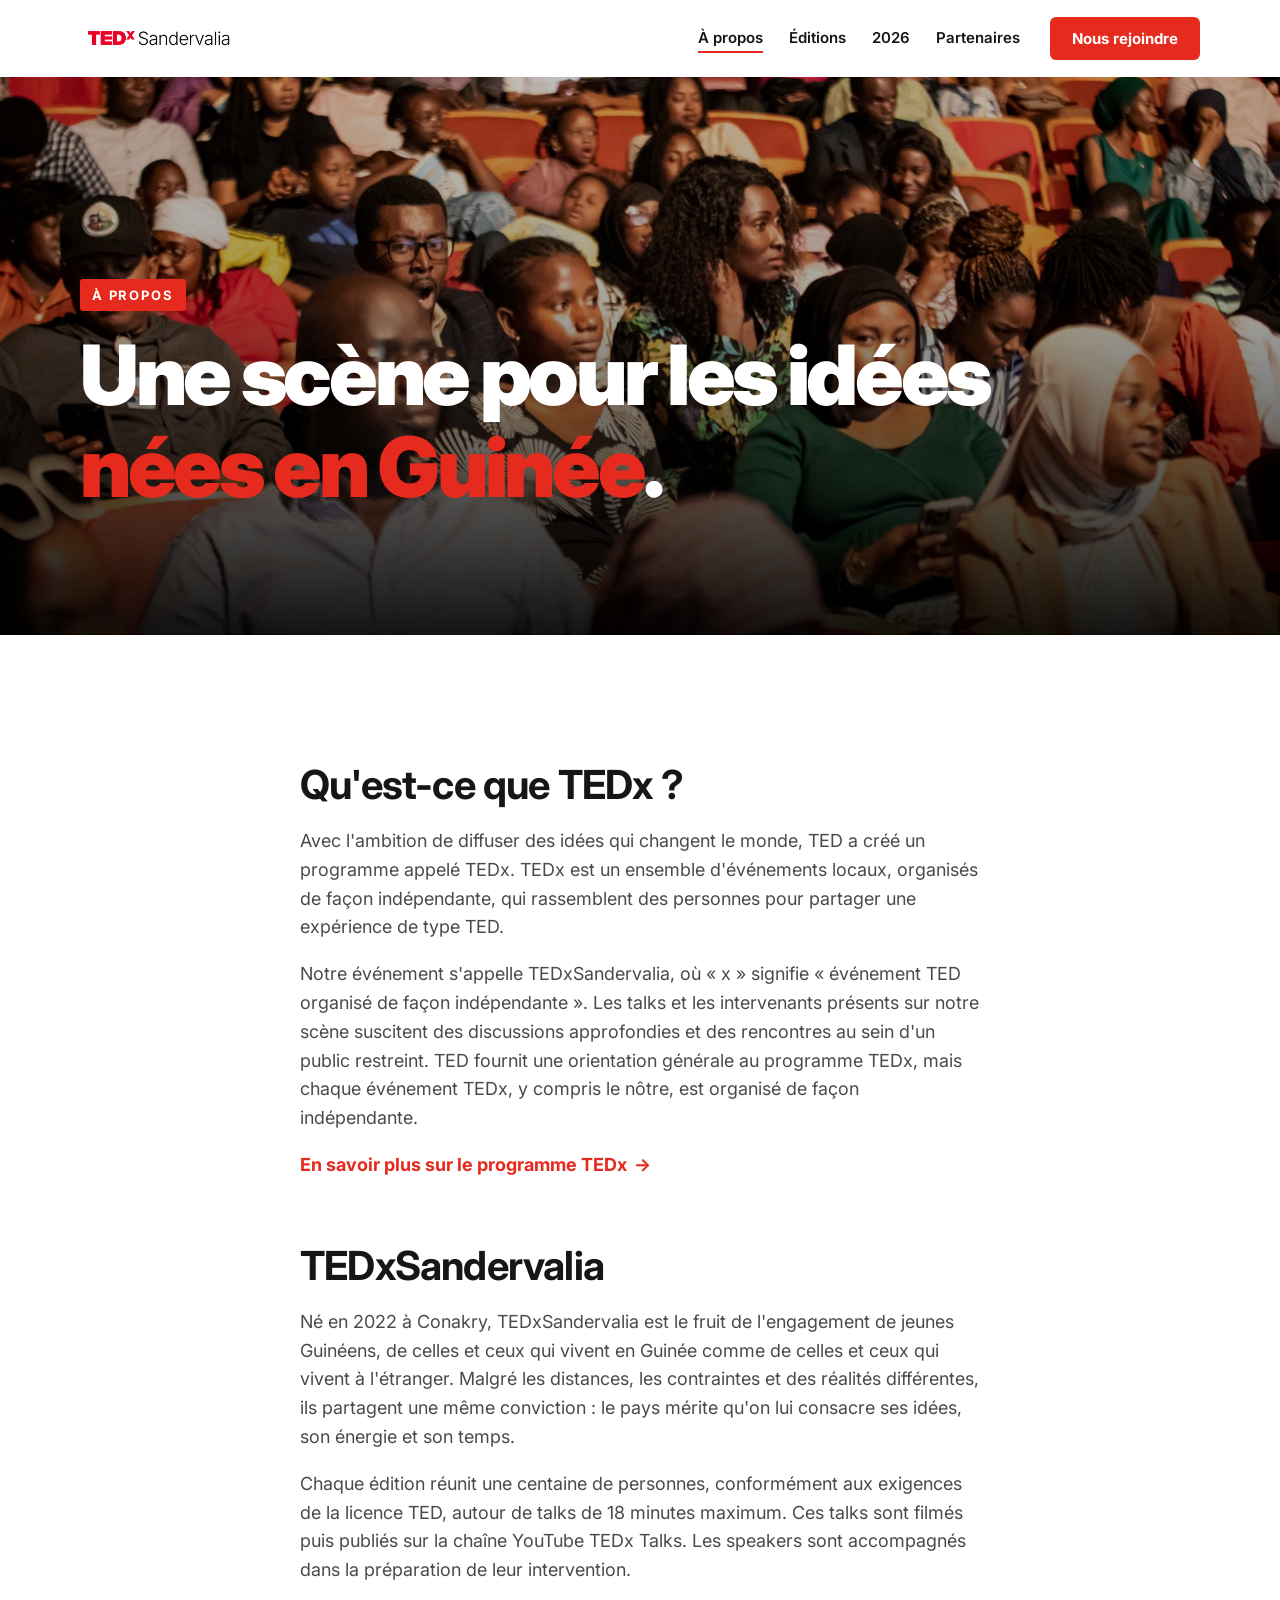
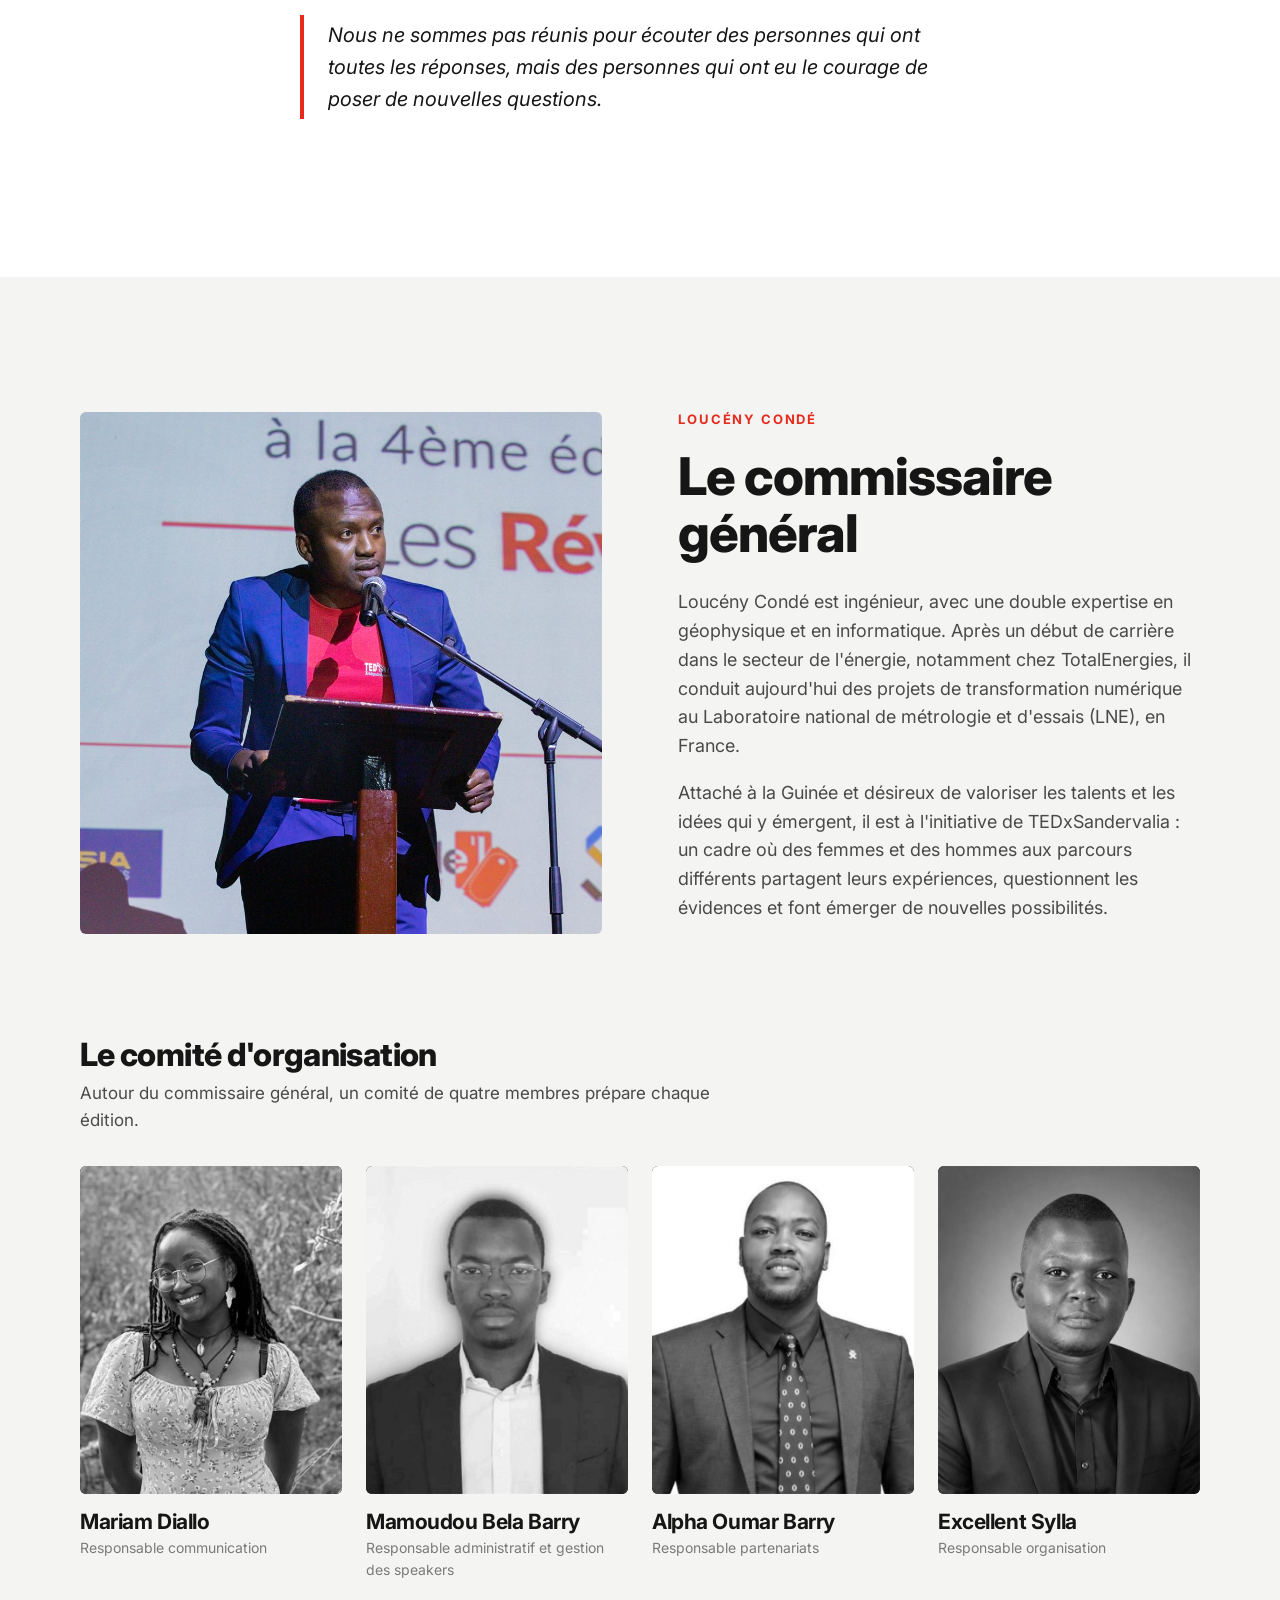
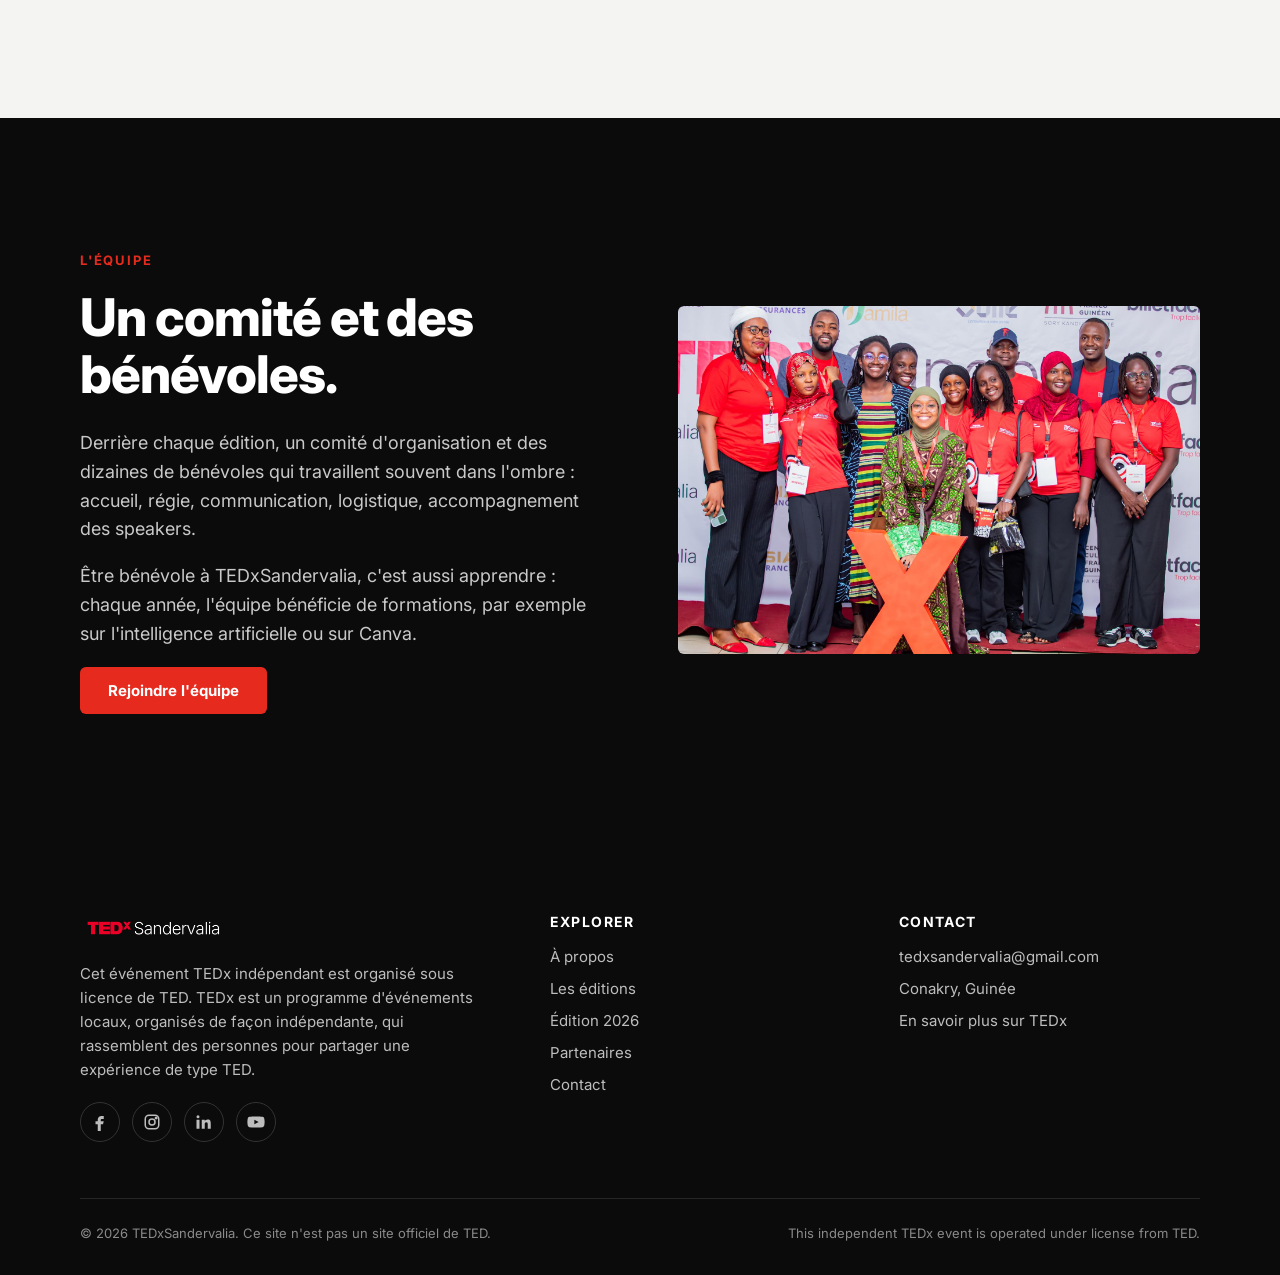
<file: a-propos.html>
<!doctype html>
<html lang="fr">
<head>
  <meta charset="utf-8">
  <meta name="viewport" content="width=device-width, initial-scale=1">
  <title>À propos | TEDxSandervalia</title>
  <meta name="description" content="TEDxSandervalia, événement TEDx organisé de façon indépendante à Conakry depuis 2022 par des Guinéens de l'intérieur et de la diaspora.">
  <meta property="og:title" content="À propos | TEDxSandervalia">
  <meta property="og:description" content="Événement TEDx organisé de façon indépendante à Conakry, Guinée.">
  <meta property="og:image" content="assets/img/hero-scene.jpg">
  <meta property="og:type" content="website">
  <link rel="icon" type="image/png" href="assets/img/favicon.png">
  <link rel="preconnect" href="https://fonts.googleapis.com">
  <link rel="preconnect" href="https://fonts.gstatic.com" crossorigin>
  <link href="https://fonts.googleapis.com/css2?family=Inter:wght@400;500;600;700;800;900&display=swap" rel="stylesheet">
  <link rel="stylesheet" href="assets/css/style.css?v=f8400def">
</head>
<body>
  <a class="skip-link" href="#contenu">Aller au contenu</a>


    <header class="site-header">
    <div class="container">
      <a class="brand" href="index.html" aria-label="TEDxSandervalia — accueil">
        <img src="assets/img/logo-black.png" alt="TEDxSandervalia" width="159" height="30">
      </a>
      <button class="nav-toggle" aria-label="Ouvrir le menu" aria-expanded="false" aria-controls="nav"><span></span></button>
      <nav class="nav" id="nav" aria-label="Navigation principale">
        <ul class="nav__list">
          <li><a href="a-propos.html" aria-current="page">À propos</a></li>
          <li><a href="editions.html">Éditions</a></li>
          <li><a href="edition-2026.html">2026</a></li>
          <li><a href="partenaires.html">Partenaires</a></li>
        </ul>
        <a class="btn btn--red" href="contact.html">Nous rejoindre</a>
      </nav>
    </div>
  </header>


  <main id="contenu">
    <section class="hero hero--page">
      <div class="hero__media">
        <img src="assets/img/public-2.jpg" alt="Le public de TEDxSandervalia 2026" fetchpriority="high">
      </div>
      <div class="container hero__content">
        <span class="eyebrow">À propos</span>
        <h1>Une scène pour les idées <em>nées en Guinée</em>.</h1>
      </div>
    </section>

    <section class="section">
      <div class="container prose reveal">
        <h2 style="margin-top:0">Qu'est-ce que TEDx ?</h2>
        <p>Avec l'ambition de diffuser des idées qui changent le monde, TED a créé un programme appelé TEDx. TEDx est un ensemble d'événements locaux, organisés de façon indépendante, qui rassemblent des personnes pour partager une expérience de type TED.</p>
        <p>Notre événement s'appelle TEDxSandervalia, où « x » signifie « événement TED organisé de façon indépendante ». Les talks et les intervenants présents sur notre scène suscitent des discussions approfondies et des rencontres au sein d'un public restreint. TED fournit une orientation générale au programme TEDx, mais chaque événement TEDx, y compris le nôtre, est organisé de façon indépendante.</p>
        <p><a class="link-arrow" href="https://www.ted.com/tedx" target="_blank" rel="noopener">En savoir plus sur le programme TEDx</a></p>

        <h2>TEDxSandervalia</h2>
        <p>Né en 2022 à Conakry, TEDxSandervalia est le fruit de l'engagement de jeunes Guinéens, de celles et ceux qui vivent en Guinée comme de celles et ceux qui vivent à l'étranger. Malgré les distances, les contraintes et des réalités différentes, ils partagent une même conviction : le pays mérite qu'on lui consacre ses idées, son énergie et son temps.</p>
        <p>Chaque édition réunit une centaine de personnes, conformément aux exigences de la licence TED, autour de talks de 18 minutes maximum. Ces talks sont filmés puis publiés sur la chaîne YouTube TEDx Talks. Les speakers sont accompagnés dans la préparation de leur intervention.</p>
        <blockquote>Nous ne sommes pas réunis pour écouter des personnes qui ont toutes les réponses, mais des personnes qui ont eu le courage de poser de nouvelles questions.</blockquote>
      </div>
    </section>

    <section class="section section--grey">
      <div class="container split split--reverse">
        <div class="reveal">
          <span class="eyebrow">Loucény Condé</span>
          <h2>Le commissaire général</h2>
          <p>Loucény Condé est ingénieur, avec une double expertise en géophysique et en informatique. Après un début de carrière dans le secteur de l'énergie, notamment chez TotalEnergies, il conduit aujourd'hui des projets de transformation numérique au Laboratoire national de métrologie et d'essais (LNE), en France.</p>
          <p>Attaché à la Guinée et désireux de valoriser les talents et les idées qui y émergent, il est à l'initiative de TEDxSandervalia : un cadre où des femmes et des hommes aux parcours différents partagent leurs expériences, questionnent les évidences et font émerger de nouvelles possibilités.</p>
        </div>
        <div class="split__media split__media--square reveal">
          <img src="assets/img/louceny-conde.jpg" alt="Loucény Condé, commissaire général, au pupitre de TEDxSandervalia 2026" width="1000" height="1000" loading="lazy">
        </div>
      </div>
      <div class="container committee reveal">
        <h3 class="committee__title">Le comité d'organisation</h3>
        <p class="committee__intro">Autour du commissaire général, un comité de quatre membres prépare chaque édition.</p>
        <div class="speakers speakers--4">
          <article class="speaker">
            <div class="speaker__photo"><img src="assets/img/comite-mariam-diallo.jpg" alt="Mariam Diallo, responsable communication de TEDxSandervalia" width="600" height="750" loading="lazy"></div>
            <h3>Mariam Diallo</h3>
            <p class="speaker__role">Responsable communication</p>
          </article>
          <article class="speaker">
            <div class="speaker__photo"><img src="assets/img/comite-mamoudou-bela-barry.jpg" alt="Mamoudou Bela Barry, responsable administratif et gestion des speakers de TEDxSandervalia" width="600" height="750" loading="lazy"></div>
            <h3>Mamoudou Bela Barry</h3>
            <p class="speaker__role">Responsable administratif et gestion des speakers</p>
          </article>
          <article class="speaker">
            <div class="speaker__photo"><img src="assets/img/comite-alpha-oumar-barry.jpg" alt="Alpha Oumar Barry, responsable partenariats de TEDxSandervalia" width="600" height="750" loading="lazy"></div>
            <h3>Alpha Oumar Barry</h3>
            <p class="speaker__role">Responsable partenariats</p>
          </article>
          <article class="speaker">
            <div class="speaker__photo"><img src="assets/img/comite-excellent-sylla.jpg" alt="Excellent Sylla, responsable organisation de TEDxSandervalia" width="600" height="750" loading="lazy"></div>
            <h3>Excellent Sylla</h3>
            <p class="speaker__role">Responsable organisation</p>
          </article>
        </div>
      </div>
    </section>

    <section class="section section--dark">
      <div class="container split">
        <div class="reveal">
          <span class="eyebrow">L'équipe</span>
          <h2>Un comité et des bénévoles.</h2>
          <p>Derrière chaque édition, un comité d'organisation et des dizaines de bénévoles qui travaillent souvent dans l'ombre : accueil, régie, communication, logistique, accompagnement des speakers.</p>
          <p>Être bénévole à TEDxSandervalia, c'est aussi apprendre : chaque année, l'équipe bénéficie de formations, par exemple sur l'intelligence artificielle ou sur Canva.</p>
          <a class="btn btn--red" href="contact.html#benevole">Rejoindre l'équipe</a>
        </div>
        <div class="split__media split__media--wide reveal">
          <img src="assets/img/equipe-benevoles.jpg" alt="L'équipe de bénévoles 2026" loading="lazy">
        </div>
      </div>
    </section>
  </main>

    <footer class="site-footer">
    <div class="container">
      <div class="footer-grid">
        <div class="footer-about">
          <a class="brand brand--light" href="index.html">
            <img src="assets/img/logo-white.png" alt="TEDxSandervalia" width="148" height="28">
          </a>
          <p>Cet événement TEDx indépendant est organisé sous licence de TED. TEDx est un programme d'événements locaux, organisés de façon indépendante, qui rassemblent des personnes pour partager une expérience de type TED.</p>
          <div class="socials">
            <!-- TODO : remplacer les # par les URL réelles des réseaux sociaux -->
            <a href="https://www.facebook.com/TEDxSandervalia/" target="_blank" rel="noopener" aria-label="Facebook"><svg viewBox="0 0 24 24" fill="currentColor"><path d="M14 8h3V4h-3c-2.8 0-5 2.2-5 5v2H6v4h3v9h4v-9h3l1-4h-4V9c0-.6.4-1 1-1z"/></svg></a>
            <a href="https://www.instagram.com/tedxsandervalia/" target="_blank" rel="noopener" aria-label="Instagram"><svg viewBox="0 0 24 24" fill="none" stroke="currentColor" stroke-width="2"><rect x="3" y="3" width="18" height="18" rx="5"/><circle cx="12" cy="12" r="4"/><circle cx="17.5" cy="6.5" r="1" fill="currentColor"/></svg></a>
            <a href="https://www.linkedin.com/in/tedxsandervalia-a0031122a/" target="_blank" rel="noopener" aria-label="LinkedIn"><svg viewBox="0 0 24 24" fill="currentColor"><path d="M4 3a2 2 0 1 1 0 4 2 2 0 0 1 0-4zM2 9h4v12H2zM9 9h4v1.7c.6-1 1.9-2 3.9-2 4 0 4.1 2.7 4.1 6V21h-4v-5.5c0-1.4 0-3.2-2-3.2s-2 1.5-2 3.1V21H9z"/></svg></a>
            <a href="https://www.youtube.com/@tedxsandervalia6282" target="_blank" rel="noopener" aria-label="YouTube"><svg viewBox="0 0 24 24" fill="currentColor"><path d="M23 7.2a3 3 0 0 0-2.1-2.1C19 4.6 12 4.6 12 4.6s-7 0-8.9.5A3 3 0 0 0 1 7.2 31 31 0 0 0 .5 12a31 31 0 0 0 .5 4.8 3 3 0 0 0 2.1 2.1c1.9.5 8.9.5 8.9.5s7 0 8.9-.5a3 3 0 0 0 2.1-2.1 31 31 0 0 0 .5-4.8 31 31 0 0 0-.5-4.8zM9.8 15V9l5.7 3z"/></svg></a>
          </div>
        </div>
        <div>
          <h4>Explorer</h4>
          <ul>
            <li><a href="a-propos.html">À propos</a></li>
            <li><a href="editions.html">Les éditions</a></li>
            <li><a href="edition-2026.html">Édition 2026</a></li>
            <li><a href="partenaires.html">Partenaires</a></li>
            <li><a href="contact.html">Contact</a></li>
          </ul>
        </div>
        <div>
          <h4>Contact</h4>
          <ul>
            <li><a data-email=""></a></li>
            <li>Conakry, Guinée</li>
            <li><a href="https://www.ted.com/tedx" target="_blank" rel="noopener">En savoir plus sur TEDx</a></li>
          </ul>
        </div>
      </div>
      <div class="footer-legal">
        <span>© <span data-year>2026</span> TEDxSandervalia. Ce site n'est pas un site officiel de TED.</span>
        <span>This independent TEDx event is operated under license from TED.</span>
      </div>
    </div>
  </footer>

  <script src="assets/js/main.js?v=503dc7d0" defer></script>
</body>
</html>
</file>
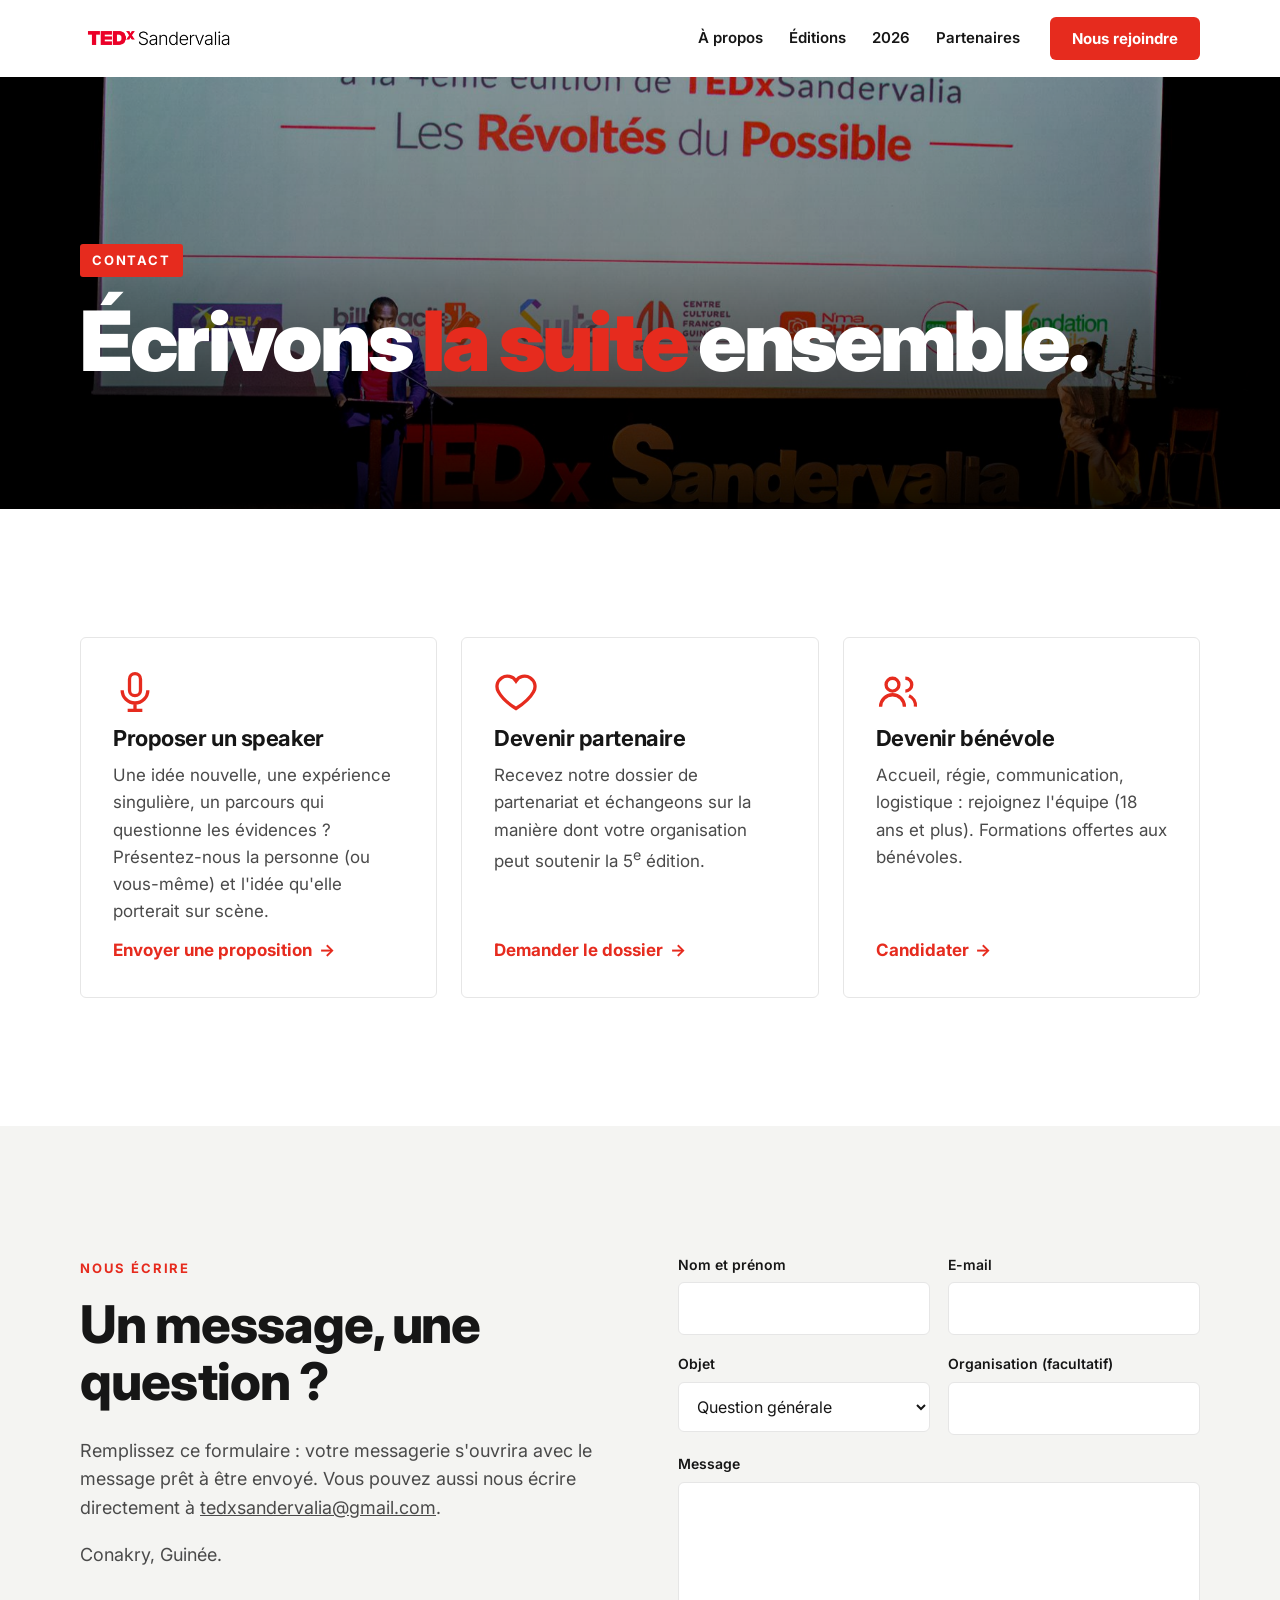
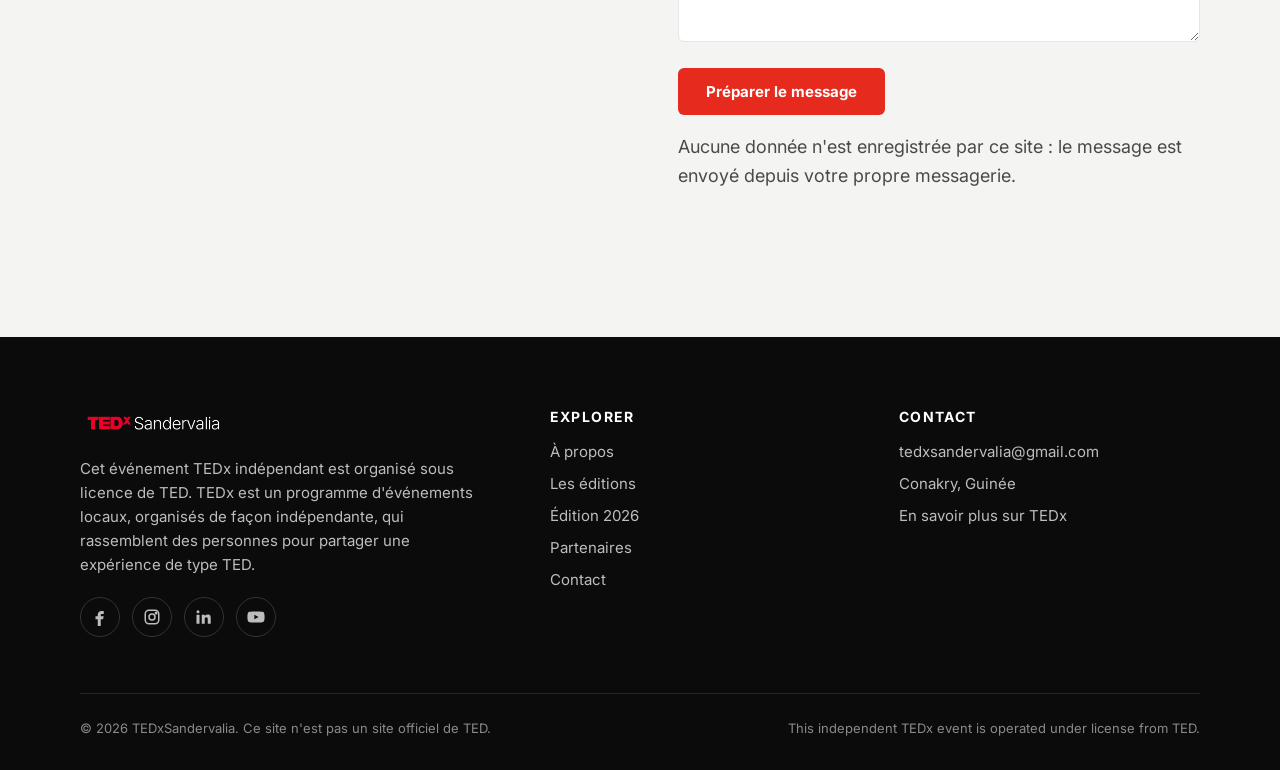
<file: contact.html>
<!doctype html>
<html lang="fr">
<head>
  <meta charset="utf-8">
  <meta name="viewport" content="width=device-width, initial-scale=1">
  <title>Contact — nous rejoindre | TEDxSandervalia</title>
  <meta name="description" content="Proposer un speaker, devenir partenaire ou bénévole de TEDxSandervalia, ou simplement nous écrire.">
  <meta property="og:title" content="Contact — nous rejoindre | TEDxSandervalia">
  <meta property="og:description" content="Événement TEDx organisé de façon indépendante à Conakry, Guinée.">
  <meta property="og:image" content="assets/img/hero-scene.jpg">
  <meta property="og:type" content="website">
  <link rel="icon" type="image/png" href="assets/img/favicon.png">
  <link rel="preconnect" href="https://fonts.googleapis.com">
  <link rel="preconnect" href="https://fonts.gstatic.com" crossorigin>
  <link href="https://fonts.googleapis.com/css2?family=Inter:wght@400;500;600;700;800;900&display=swap" rel="stylesheet">
  <link rel="stylesheet" href="assets/css/style.css?v=f8400def">
</head>
<body>
  <a class="skip-link" href="#contenu">Aller au contenu</a>


    <header class="site-header">
    <div class="container">
      <a class="brand" href="index.html" aria-label="TEDxSandervalia — accueil">
        <img src="assets/img/logo-black.png" alt="TEDxSandervalia" width="159" height="30">
      </a>
      <button class="nav-toggle" aria-label="Ouvrir le menu" aria-expanded="false" aria-controls="nav"><span></span></button>
      <nav class="nav" id="nav" aria-label="Navigation principale">
        <ul class="nav__list">
          <li><a href="a-propos.html">À propos</a></li>
          <li><a href="editions.html">Éditions</a></li>
          <li><a href="edition-2026.html">2026</a></li>
          <li><a href="partenaires.html">Partenaires</a></li>
        </ul>
        <a class="btn btn--red" href="contact.html" aria-current="page">Nous rejoindre</a>
      </nav>
    </div>
  </header>


  <main id="contenu">
    <section class="hero hero--page" style="min-height:48vh">
      <div class="hero__media">
        <img src="assets/img/bienvenue.jpg" alt="" fetchpriority="high">
      </div>
      <div class="container hero__content">
        <span class="eyebrow">Contact</span>
        <h1>Écrivons <em>la suite</em> ensemble.</h1>
      </div>
    </section>

    <section class="section">
      <div class="container">
        <div class="cards">
          <article class="card reveal" id="speaker">
            <svg class="card__icon" viewBox="0 0 24 24" fill="none" stroke="currentColor" stroke-width="1.8" aria-hidden="true"><rect x="9" y="2" width="6" height="12" rx="3"/><path d="M5 11a7 7 0 0 0 14 0M12 18v4M8 22h8"/></svg>
            <h3>Proposer un speaker</h3>
            <p>Une idée nouvelle, une expérience singulière, un parcours qui questionne les évidences ? Présentez-nous la personne (ou vous-même) et l'idée qu'elle porterait sur scène.</p>
            <a class="link-arrow" data-email="Proposition de speaker — TEDxSandervalia 2027" href="#">Envoyer une proposition</a>
          </article>
          <article class="card reveal" id="partenaire">
            <svg class="card__icon" viewBox="0 0 24 24" fill="none" stroke="currentColor" stroke-width="1.8" aria-hidden="true"><path d="M12 21s-7-4.4-9.5-9A5.5 5.5 0 0 1 12 6a5.5 5.5 0 0 1 9.5 6C19 16.6 12 21 12 21z"/></svg>
            <h3>Devenir partenaire</h3>
            <p>Recevez notre dossier de partenariat et échangeons sur la manière dont votre organisation peut soutenir la 5<sup>e</sup> édition.</p>
            <a class="link-arrow" data-email="Partenariat — TEDxSandervalia 2027" href="#">Demander le dossier</a>
          </article>
          <article class="card reveal" id="benevole">
            <svg class="card__icon" viewBox="0 0 24 24" fill="none" stroke="currentColor" stroke-width="1.8" aria-hidden="true"><circle cx="9" cy="8" r="3.5"/><path d="M2.5 20a6.5 6.5 0 0 1 13 0M16 4.5a3.5 3.5 0 0 1 0 7M18 14a6 6 0 0 1 3.5 6"/></svg>
            <h3>Devenir bénévole</h3>
            <p>Accueil, régie, communication, logistique : rejoignez l'équipe (18 ans et plus). Formations offertes aux bénévoles.</p>
            <a class="link-arrow" data-email="Candidature bénévole — TEDxSandervalia 2027" href="#">Candidater</a>
          </article>
        </div>
      </div>
    </section>

    <section class="section section--grey">
      <div class="container split" style="align-items:start">
        <div class="reveal">
          <span class="eyebrow">Nous écrire</span>
          <h2>Un message, une question ?</h2>
          <p>Remplissez ce formulaire : votre messagerie s'ouvrira avec le message prêt à être envoyé. Vous pouvez aussi nous écrire directement à <a data-email="" href="#"></a>.</p>
          <p>Conakry, Guinée.</p>
        </div>
        <form class="form reveal" id="contact-form">
          <div class="form__row">
            <div><label for="nom">Nom et prénom</label><input id="nom" name="nom" required autocomplete="name"></div>
            <div><label for="email">E-mail</label><input id="email" name="email" type="email" required autocomplete="email"></div>
          </div>
          <div class="form__row">
            <div>
              <label for="objet">Objet</label>
              <select id="objet" name="objet">
                <option>Question générale</option>
                <option>Proposition de speaker</option>
                <option>Partenariat</option>
                <option>Bénévolat</option>
                <option>Presse</option>
              </select>
            </div>
            <div><label for="organisation">Organisation (facultatif)</label><input id="organisation" name="organisation" autocomplete="organization"></div>
          </div>
          <div><label for="message">Message</label><textarea id="message" name="message" required></textarea></div>
          <div><button class="btn btn--red" type="submit">Préparer le message</button></div>
          <p class="form__note">Aucune donnée n'est enregistrée par ce site : le message est envoyé depuis votre propre messagerie.</p>
        </form>
      </div>
    </section>
  </main>

    <footer class="site-footer">
    <div class="container">
      <div class="footer-grid">
        <div class="footer-about">
          <a class="brand brand--light" href="index.html">
            <img src="assets/img/logo-white.png" alt="TEDxSandervalia" width="148" height="28">
          </a>
          <p>Cet événement TEDx indépendant est organisé sous licence de TED. TEDx est un programme d'événements locaux, organisés de façon indépendante, qui rassemblent des personnes pour partager une expérience de type TED.</p>
          <div class="socials">
            <!-- TODO : remplacer les # par les URL réelles des réseaux sociaux -->
            <a href="https://www.facebook.com/TEDxSandervalia/" target="_blank" rel="noopener" aria-label="Facebook"><svg viewBox="0 0 24 24" fill="currentColor"><path d="M14 8h3V4h-3c-2.8 0-5 2.2-5 5v2H6v4h3v9h4v-9h3l1-4h-4V9c0-.6.4-1 1-1z"/></svg></a>
            <a href="https://www.instagram.com/tedxsandervalia/" target="_blank" rel="noopener" aria-label="Instagram"><svg viewBox="0 0 24 24" fill="none" stroke="currentColor" stroke-width="2"><rect x="3" y="3" width="18" height="18" rx="5"/><circle cx="12" cy="12" r="4"/><circle cx="17.5" cy="6.5" r="1" fill="currentColor"/></svg></a>
            <a href="https://www.linkedin.com/in/tedxsandervalia-a0031122a/" target="_blank" rel="noopener" aria-label="LinkedIn"><svg viewBox="0 0 24 24" fill="currentColor"><path d="M4 3a2 2 0 1 1 0 4 2 2 0 0 1 0-4zM2 9h4v12H2zM9 9h4v1.7c.6-1 1.9-2 3.9-2 4 0 4.1 2.7 4.1 6V21h-4v-5.5c0-1.4 0-3.2-2-3.2s-2 1.5-2 3.1V21H9z"/></svg></a>
            <a href="https://www.youtube.com/@tedxsandervalia6282" target="_blank" rel="noopener" aria-label="YouTube"><svg viewBox="0 0 24 24" fill="currentColor"><path d="M23 7.2a3 3 0 0 0-2.1-2.1C19 4.6 12 4.6 12 4.6s-7 0-8.9.5A3 3 0 0 0 1 7.2 31 31 0 0 0 .5 12a31 31 0 0 0 .5 4.8 3 3 0 0 0 2.1 2.1c1.9.5 8.9.5 8.9.5s7 0 8.9-.5a3 3 0 0 0 2.1-2.1 31 31 0 0 0 .5-4.8 31 31 0 0 0-.5-4.8zM9.8 15V9l5.7 3z"/></svg></a>
          </div>
        </div>
        <div>
          <h4>Explorer</h4>
          <ul>
            <li><a href="a-propos.html">À propos</a></li>
            <li><a href="editions.html">Les éditions</a></li>
            <li><a href="edition-2026.html">Édition 2026</a></li>
            <li><a href="partenaires.html">Partenaires</a></li>
            <li><a href="contact.html">Contact</a></li>
          </ul>
        </div>
        <div>
          <h4>Contact</h4>
          <ul>
            <li><a data-email=""></a></li>
            <li>Conakry, Guinée</li>
            <li><a href="https://www.ted.com/tedx" target="_blank" rel="noopener">En savoir plus sur TEDx</a></li>
          </ul>
        </div>
      </div>
      <div class="footer-legal">
        <span>© <span data-year>2026</span> TEDxSandervalia. Ce site n'est pas un site officiel de TED.</span>
        <span>This independent TEDx event is operated under license from TED.</span>
      </div>
    </div>
  </footer>

  <script src="assets/js/main.js?v=503dc7d0" defer></script>
</body>
</html>
</file>
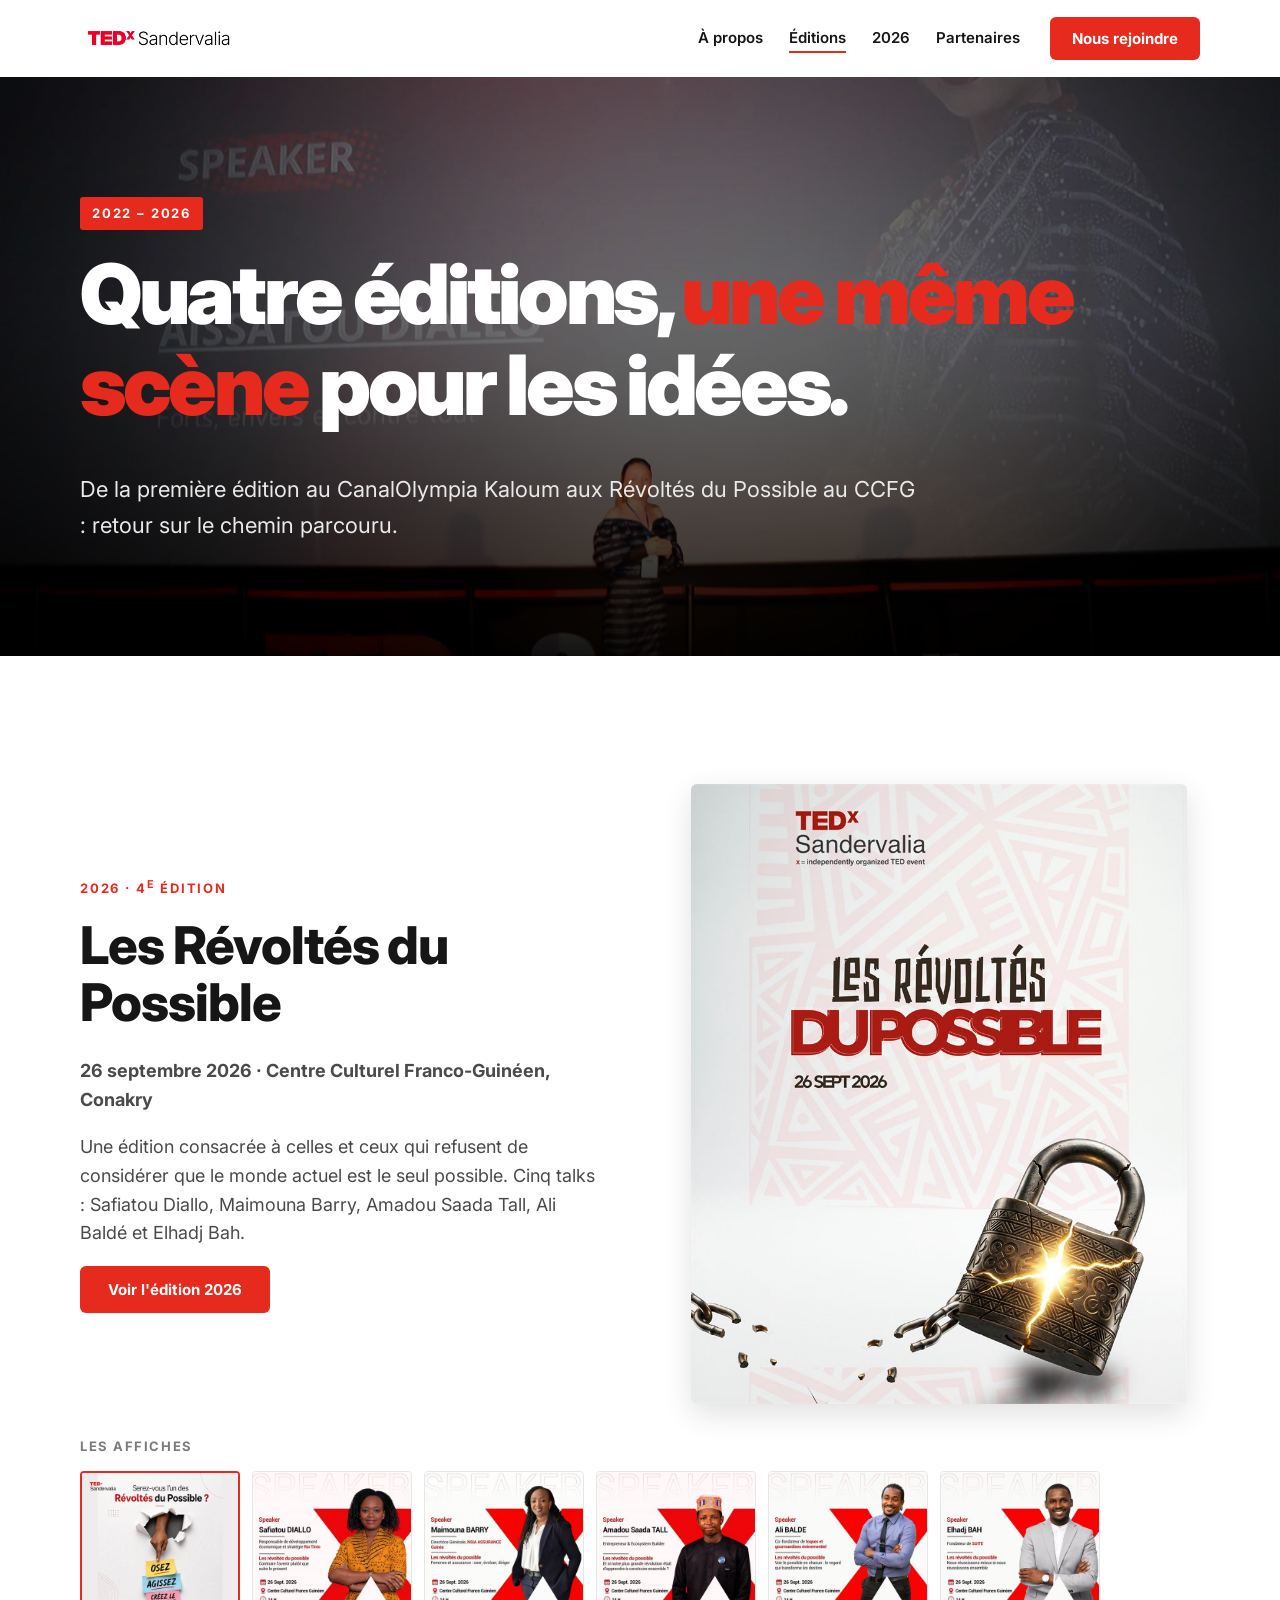
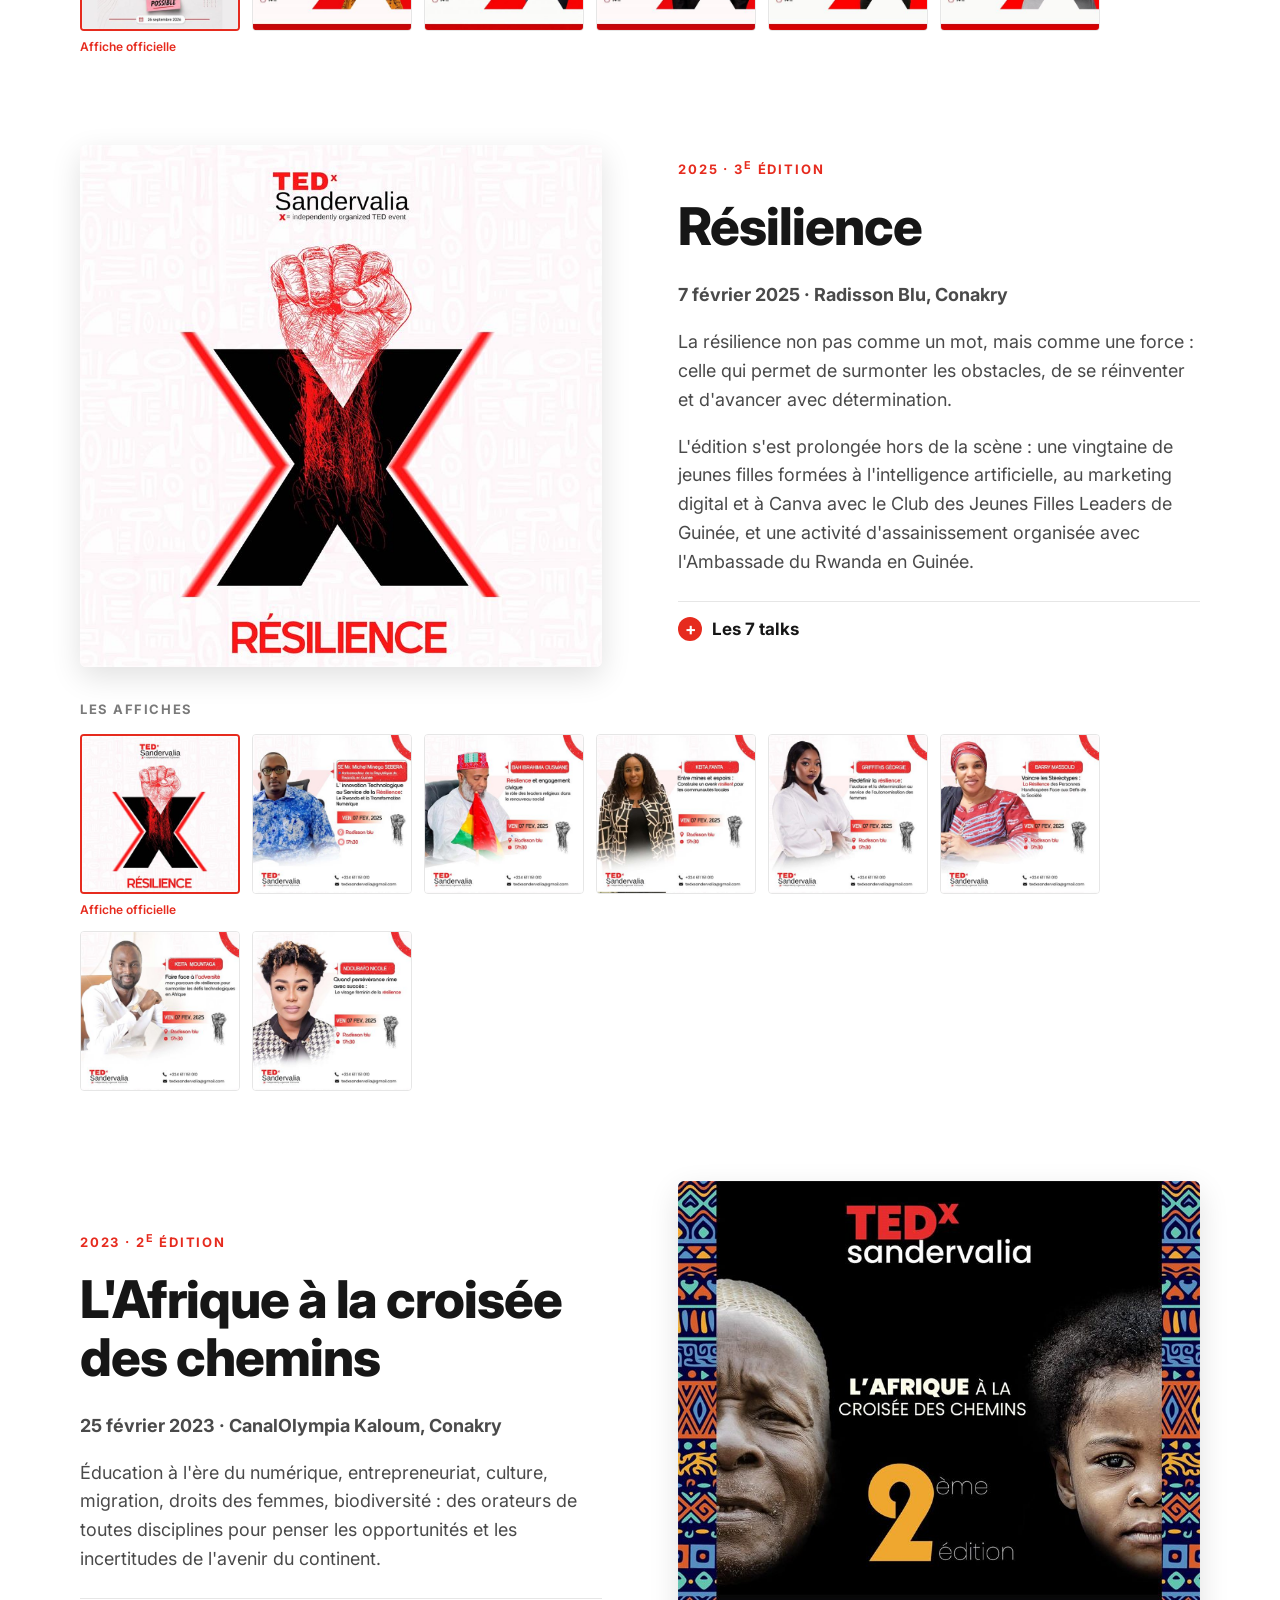
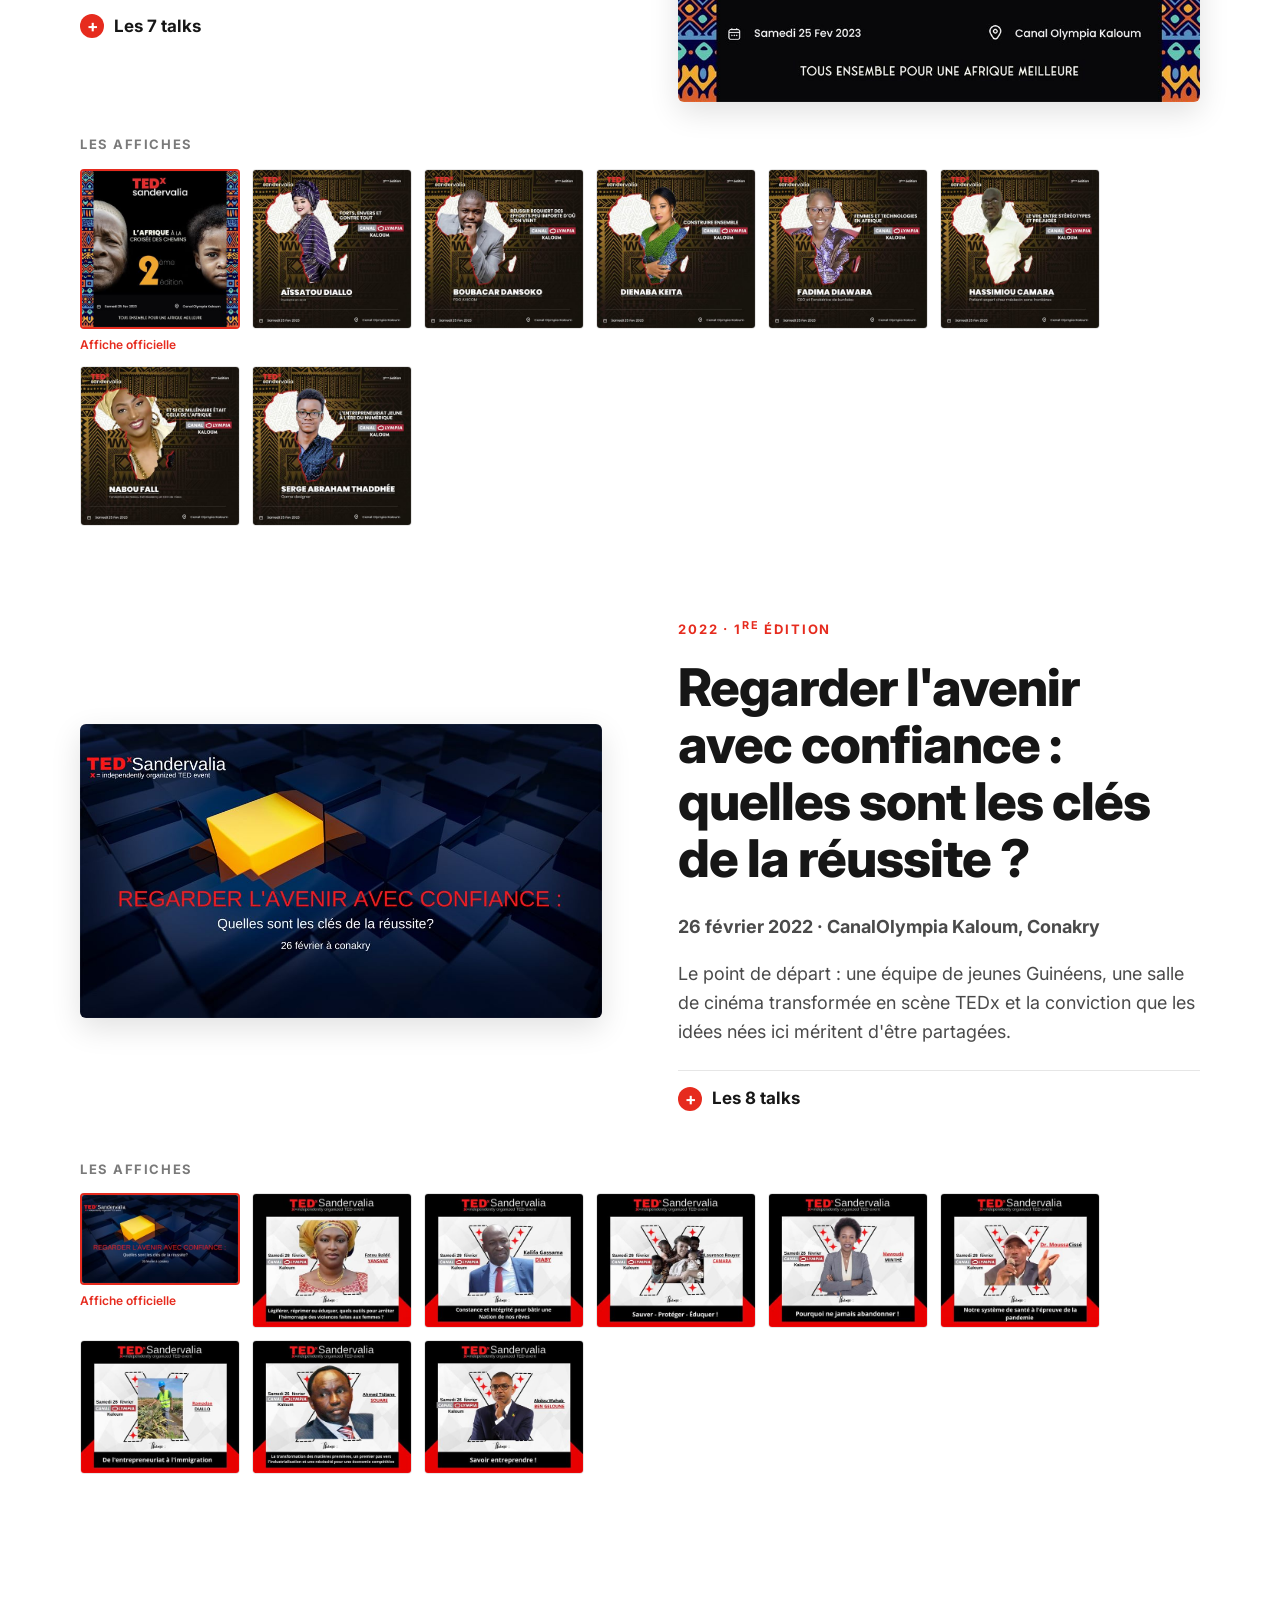
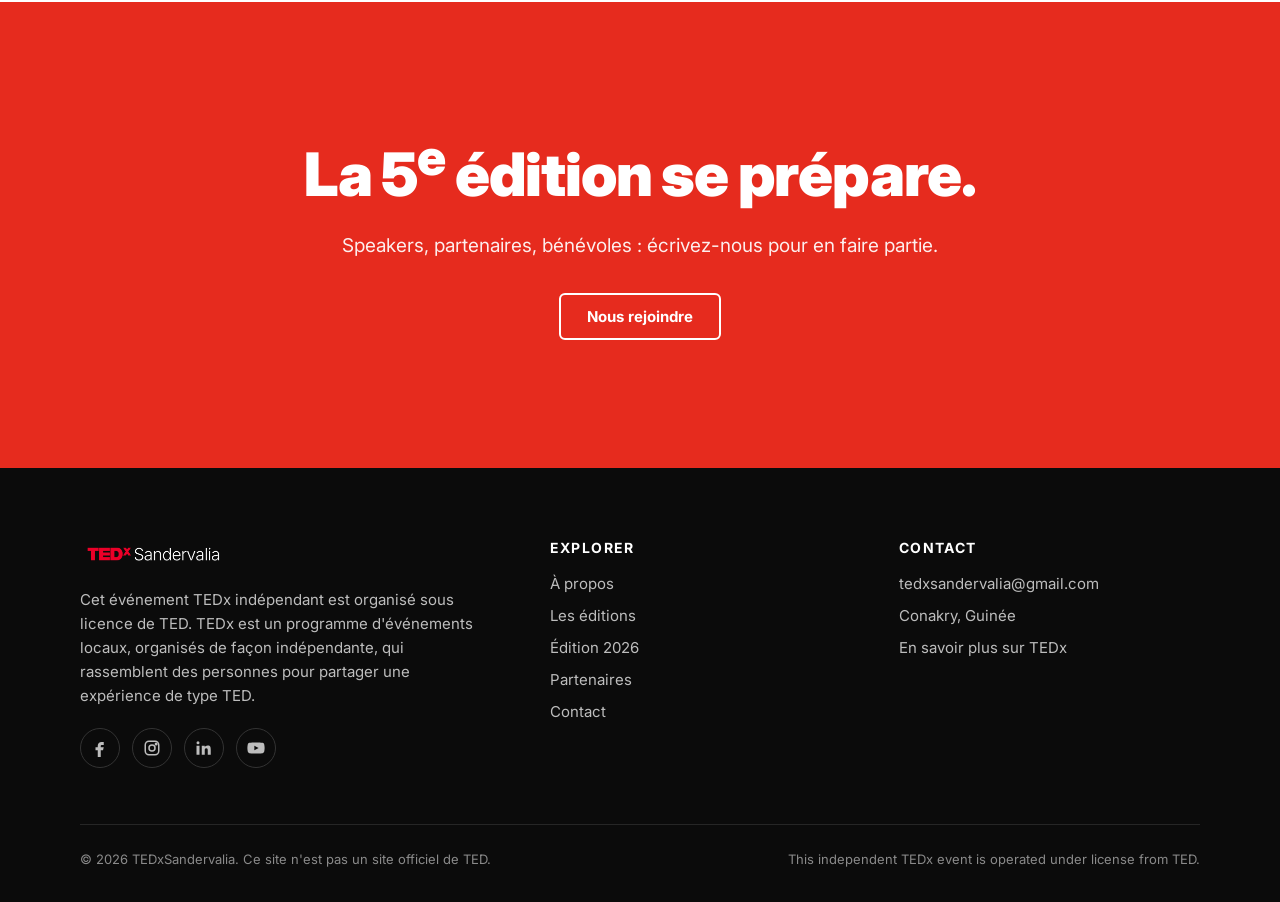
<file: editions.html>
<!doctype html>
<html lang="fr">
<head>
  <meta charset="utf-8">
  <meta name="viewport" content="width=device-width, initial-scale=1">
  <title>Les éditions | TEDxSandervalia</title>
  <meta name="description" content="Toutes les éditions de TEDxSandervalia depuis 2022 : thèmes, dates, lieux et speakers.">
  <meta property="og:title" content="Les éditions | TEDxSandervalia">
  <meta property="og:description" content="Événement TEDx organisé de façon indépendante à Conakry, Guinée.">
  <meta property="og:image" content="assets/img/hero-scene.jpg">
  <meta property="og:type" content="website">
  <link rel="icon" type="image/png" href="assets/img/favicon.png">
  <link rel="preconnect" href="https://fonts.googleapis.com">
  <link rel="preconnect" href="https://fonts.gstatic.com" crossorigin>
  <link href="https://fonts.googleapis.com/css2?family=Inter:wght@400;500;600;700;800;900&display=swap" rel="stylesheet">
  <link rel="stylesheet" href="assets/css/style.css?v=f8400def">
</head>
<body>
  <a class="skip-link" href="#contenu">Aller au contenu</a>


    <header class="site-header">
    <div class="container">
      <a class="brand" href="index.html" aria-label="TEDxSandervalia — accueil">
        <img src="assets/img/logo-black.png" alt="TEDxSandervalia" width="159" height="30">
      </a>
      <button class="nav-toggle" aria-label="Ouvrir le menu" aria-expanded="false" aria-controls="nav"><span></span></button>
      <nav class="nav" id="nav" aria-label="Navigation principale">
        <ul class="nav__list">
          <li><a href="a-propos.html">À propos</a></li>
          <li><a href="editions.html" aria-current="page">Éditions</a></li>
          <li><a href="edition-2026.html">2026</a></li>
          <li><a href="partenaires.html">Partenaires</a></li>
        </ul>
        <a class="btn btn--red" href="contact.html">Nous rejoindre</a>
      </nav>
    </div>
  </header>


  <main id="contenu">
    <section class="hero hero--page">
      <div class="hero__media">
        <img src="assets/img/edition-2023.jpg" alt="Une speaker sur la scène de TEDxSandervalia 2023" fetchpriority="high">
      </div>
      <div class="container hero__content">
        <span class="eyebrow">2022 – 2026</span>
        <h1>Quatre éditions, <em>une même scène</em> pour les idées.</h1>
        <p class="hero__lead">De la première édition au CanalOlympia Kaloum aux Révoltés du Possible au CCFG : retour sur le chemin parcouru.</p>
      </div>
    </section>

    <section class="section">
      <div class="container" style="display:grid;gap:clamp(48px,7vw,96px)">

        <article id="2026" class="split reveal">
          <div>
            <span class="eyebrow">2026 · 4<sup>e</sup> édition</span>
            <h2>Les Révoltés du Possible</h2>
            <p><strong>26 septembre 2026 · Centre Culturel Franco-Guinéen, Conakry</strong></p>
            <p>Une édition consacrée à celles et ceux qui refusent de considérer que le monde actuel est le seul possible. Cinq talks : Safiatou Diallo, Maimouna Barry, Amadou Saada Tall, Ali Baldé et Elhadj Bah.</p>
            <a class="btn btn--red" href="edition-2026.html">Voir l'édition 2026</a>
          </div>
          <div class="split__media split__media--poster"><img src="assets/img/affiches/2026-affiche-officielle.jpg" alt="Affiche officielle de TEDxSandervalia 2026, Les Révoltés du Possible" width="800" height="1000" loading="lazy"></div>
        </article>
        <div class="posters reveal" aria-label="Affiches de l'édition 2026">
          <p class="posters__title">Les affiches</p>
          <div class="posters__grid">
            <figure class="posters__main"><img src="assets/img/affiches/2026-affiche.jpg" alt="Affiche de l'édition 2026" width="412" height="412" loading="lazy"><figcaption>Affiche officielle</figcaption></figure>
            <img src="assets/img/affiches/2026-safiatou-diallo.jpg" alt="Affiche du talk de Safiatou Diallo, TEDxSandervalia 2026" width="412" height="412" loading="lazy">
            <img src="assets/img/affiches/2026-maimouna-barry.jpg" alt="Affiche du talk de Maimouna Barry, TEDxSandervalia 2026" width="412" height="412" loading="lazy">
            <img src="assets/img/affiches/2026-amadou-saada-tall.jpg" alt="Affiche du talk d'Amadou Saada Tall, TEDxSandervalia 2026" width="412" height="412" loading="lazy">
            <img src="assets/img/affiches/2026-ali-balde.jpg" alt="Affiche du talk d'Ali Baldé, TEDxSandervalia 2026" width="412" height="412" loading="lazy">
            <img src="assets/img/affiches/2026-elhadj-bah.jpg" alt="Affiche du talk d'Elhadj Bah, TEDxSandervalia 2026" width="412" height="412" loading="lazy">
          </div>
        </div>

        <article id="2025" class="split split--reverse reveal">
          <div>
            <span class="eyebrow">2025 · 3<sup>e</sup> édition</span>
            <h2>Résilience</h2>
            <p><strong>7 février 2025 · Radisson Blu, Conakry</strong></p>
            <p>La résilience non pas comme un mot, mais comme une force : celle qui permet de surmonter les obstacles, de se réinventer et d'avancer avec détermination.</p>
            <p>L'édition s'est prolongée hors de la scène : une vingtaine de jeunes filles formées à l'intelligence artificielle, au marketing digital et à Canva avec le Club des Jeunes Filles Leaders de Guinée, et une activité d'assainissement organisée avec l'Ambassade du Rwanda en Guinée.</p>
            <details class="talks">
              <summary>Les 7 talks</summary>
              <ul>
                <li><strong>S. E. Michel Minega Sebera</strong> L'innovation technologique au service de la résilience : le Rwanda et la transformation numérique</li>
                <li><strong>Ibrahima Ousmane Bah</strong> Résilience et engagement civique : le rôle des leaders religieux dans le renouveau social</li>
                <li><strong>Fanta Kéita</strong> Entre mines et espoirs : construire un avenir résilient pour les communautés locales</li>
                <li><strong>Georgie Griffiths</strong> Redéfinir la résilience : l'audace et la détermination au service de l'autonomisation des femmes</li>
                <li><strong>Massoud Barry</strong> Vaincre les stéréotypes : la résilience des personnes handicapées face aux défis de la société</li>
                <li><strong>Mountaga Kéita</strong> Faire face à l'adversité : mon parcours de résilience pour surmonter les défis technologiques en Afrique</li>
                <li><strong>Nicole Ndoubayo</strong> Quand persévérance rime avec succès : le visage féminin de la résilience</li>
              </ul>
            </details>
          </div>
          <div class="split__media split__media--poster"><img src="assets/img/affiches/2025-affiche-officielle.jpg" alt="Affiche officielle de TEDxSandervalia 2025, Résilience" width="800" height="800" loading="lazy"></div>
        </article>
        <div class="posters reveal" aria-label="Affiches de l'édition 2025">
          <p class="posters__title">Les affiches</p>
          <div class="posters__grid">
            <figure class="posters__main"><img src="assets/img/affiches/2025-affiche.jpg" alt="Affiche de l'édition 2025" width="412" height="412" loading="lazy"><figcaption>Affiche officielle</figcaption></figure>
            <img src="assets/img/affiches/2025-michel-minega-sebera.jpg" alt="Affiche du talk de S. E. Michel Minega Sebera, TEDxSandervalia 2025" width="412" height="412" loading="lazy">
            <img src="assets/img/affiches/2025-ibrahima-ousmane-bah.jpg" alt="Affiche du talk d'Ibrahima Ousmane Bah, TEDxSandervalia 2025" width="412" height="412" loading="lazy">
            <img src="assets/img/affiches/2025-fanta-keita.jpg" alt="Affiche du talk de Fanta Kéita, TEDxSandervalia 2025" width="412" height="412" loading="lazy">
            <img src="assets/img/affiches/2025-georgie-griffiths.jpg" alt="Affiche du talk de Georgie Griffiths, TEDxSandervalia 2025" width="412" height="412" loading="lazy">
            <img src="assets/img/affiches/2025-massoud-barry.jpg" alt="Affiche du talk de Massoud Barry, TEDxSandervalia 2025" width="412" height="412" loading="lazy">
            <img src="assets/img/affiches/2025-mountaga-keita.jpg" alt="Affiche du talk de Mountaga Kéita, TEDxSandervalia 2025" width="412" height="412" loading="lazy">
            <img src="assets/img/affiches/2025-nicole-ndoubayo.jpg" alt="Affiche du talk de Nicole Ndoubayo, TEDxSandervalia 2025" width="412" height="412" loading="lazy">
          </div>
        </div>

        <article id="2023" class="split reveal">
          <div>
            <span class="eyebrow">2023 · 2<sup>e</sup> édition</span>
            <h2>L'Afrique à la croisée des chemins</h2>
            <p><strong>25 février 2023 · CanalOlympia Kaloum, Conakry</strong></p>
            <p>Éducation à l'ère du numérique, entrepreneuriat, culture, migration, droits des femmes, biodiversité : des orateurs de toutes disciplines pour penser les opportunités et les incertitudes de l'avenir du continent.</p>
            <details class="talks">
              <summary>Les 7 talks</summary>
              <ul>
                <li><strong>Aïssatou Diallo</strong> Forts, envers et contre tout</li>
                <li><strong>Boubacar Dansoko</strong> Réussir requiert des efforts, peu importe d'où l'on vient</li>
                <li><strong>Dienaba Kéita</strong> Construire ensemble</li>
                <li><strong>Fadima Diawara</strong> Femmes et technologies en Afrique</li>
                <li><strong>Hassimiou Camara</strong> Le VIH, entre stéréotypes et préjugés</li>
                <li><strong>Nabou Fall</strong> Et si ce millénaire était celui de l'Afrique ?</li>
                <li><strong>Serge Abraham Thaddhée</strong> L'entrepreneuriat jeune à l'ère du numérique</li>
              </ul>
            </details>
          </div>
          <div class="split__media split__media--poster"><img src="assets/img/affiches/2023-affiche-officielle.jpg" alt="Affiche officielle de TEDxSandervalia 2023, L'Afrique à la croisée des chemins" width="800" height="800" loading="lazy"></div>
        </article>
        <div class="posters reveal" aria-label="Affiches de l'édition 2023">
          <p class="posters__title">Les affiches</p>
          <div class="posters__grid">
            <figure class="posters__main"><img src="assets/img/affiches/2023-affiche.jpg" alt="Affiche de l'édition 2023" width="412" height="412" loading="lazy"><figcaption>Affiche officielle</figcaption></figure>
            <img src="assets/img/affiches/2023-aissatou-diallo.jpg" alt="Affiche du talk d'Aïssatou Diallo, TEDxSandervalia 2023" width="412" height="412" loading="lazy">
            <img src="assets/img/affiches/2023-boubacar-dansoko.jpg" alt="Affiche du talk de Boubacar Dansoko, TEDxSandervalia 2023" width="412" height="412" loading="lazy">
            <img src="assets/img/affiches/2023-dienaba-keita.jpg" alt="Affiche du talk de Dienaba Kéita, TEDxSandervalia 2023" width="412" height="412" loading="lazy">
            <img src="assets/img/affiches/2023-fadima-diawara.jpg" alt="Affiche du talk de Fadima Diawara, TEDxSandervalia 2023" width="412" height="412" loading="lazy">
            <img src="assets/img/affiches/2023-hassimiou-camara.jpg" alt="Affiche du talk de Hassimiou Camara, TEDxSandervalia 2023" width="412" height="412" loading="lazy">
            <img src="assets/img/affiches/2023-nabou-fall.jpg" alt="Affiche du talk de Nabou Fall, TEDxSandervalia 2023" width="412" height="412" loading="lazy">
            <img src="assets/img/affiches/2023-serge-abraham-thaddhee.jpg" alt="Affiche du talk de Serge Abraham Thaddhée, TEDxSandervalia 2023" width="412" height="412" loading="lazy">
          </div>
        </div>

        <article id="2022" class="split split--reverse reveal">
          <div>
            <span class="eyebrow">2022 · 1<sup>re</sup> édition</span>
            <h2>Regarder l'avenir avec confiance : quelles sont les clés de la réussite ?</h2>
            <p><strong>26 février 2022 · CanalOlympia Kaloum, Conakry</strong></p>
            <p>Le point de départ : une équipe de jeunes Guinéens, une salle de cinéma transformée en scène TEDx et la conviction que les idées nées ici méritent d'être partagées.</p>
            <details class="talks">
              <summary>Les 8 talks</summary>
              <ul>
                <li><strong>Fatou Baldé Yansané</strong> Légiférer, réprimer ou éduquer : quels outils pour arrêter l'hémorragie des violences faites aux femmes ?</li>
                <li><strong>Khalifa Gassama Diaby</strong> Constance et intégrité pour bâtir une nation de nos rêves</li>
                <li><strong>Laurence Rouyer Camara</strong> Sauver, protéger, éduquer !</li>
                <li><strong>Mawoudé Minthé</strong> Pourquoi ne jamais abandonner !</li>
                <li><strong>Dr Moussa Cissé</strong> Notre système de santé à l'épreuve de la pandémie</li>
                <li><strong>Ramadan Diallo</strong> De l'entrepreneuriat à l'immigration</li>
                <li><strong>Ahmed Tidiane Souaré</strong> La transformation des matières premières, un premier pas vers l'industrialisation et une nécessité pour une économie compétitive</li>
                <li><strong>Abdou Wahab Ben Geloune</strong> Savoir entreprendre !</li>
              </ul>
            </details>
          </div>
          <div class="split__media split__media--poster"><img src="assets/img/affiches/2022-affiche-officielle.jpg" alt="Affiche officielle de TEDxSandervalia 2022, Regarder l'avenir avec confiance" width="1000" height="563" loading="lazy"></div>
        </article>
        <div class="posters reveal" aria-label="Affiches de l'édition 2022">
          <p class="posters__title">Les affiches</p>
          <div class="posters__grid">
            <figure class="posters__main"><img src="assets/img/affiches/2022-affiche.jpg" alt="Affiche de l'édition 2022" width="412" height="232" loading="lazy"><figcaption>Affiche officielle</figcaption></figure>
            <img src="assets/img/affiches/2022-fatou-balde-yansane.jpg" alt="Affiche du talk de Fatou Baldé Yansané, TEDxSandervalia 2022" width="412" height="345" loading="lazy">
            <img src="assets/img/affiches/2022-khalifa-gassama-diaby.jpg" alt="Affiche du talk de Khalifa Gassama Diaby, TEDxSandervalia 2022" width="412" height="345" loading="lazy">
            <img src="assets/img/affiches/2022-laurence-rouyer-camara.jpg" alt="Affiche du talk de Laurence Rouyer Camara, TEDxSandervalia 2022" width="412" height="345" loading="lazy">
            <img src="assets/img/affiches/2022-mawoude-minthe.jpg" alt="Affiche du talk de Mawoudé Minthé, TEDxSandervalia 2022" width="412" height="345" loading="lazy">
            <img src="assets/img/affiches/2022-moussa-cisse.jpg" alt="Affiche du talk de Dr Moussa Cissé, TEDxSandervalia 2022" width="412" height="345" loading="lazy">
            <img src="assets/img/affiches/2022-ramadan-diallo.jpg" alt="Affiche du talk de Ramadan Diallo, TEDxSandervalia 2022" width="412" height="345" loading="lazy">
            <img src="assets/img/affiches/2022-ahmed-tidiane-souare.jpg" alt="Affiche du talk d'Ahmed Tidiane Souaré, TEDxSandervalia 2022" width="412" height="345" loading="lazy">
            <img src="assets/img/affiches/2022-abdou-wahab-ben-geloune.jpg" alt="Affiche du talk d'Abdou Wahab Ben Geloune, TEDxSandervalia 2022" width="412" height="345" loading="lazy">
          </div>
        </div>

      </div>
    </section>

    <section class="section section--red cta">
      <div class="container">
        <h2>La 5<sup>e</sup> édition se prépare.</h2>
        <p>Speakers, partenaires, bénévoles : écrivez-nous pour en faire partie.</p>
        <div class="btn-row"><a class="btn btn--ghost" href="contact.html">Nous rejoindre</a></div>
      </div>
    </section>
  </main>

    <footer class="site-footer">
    <div class="container">
      <div class="footer-grid">
        <div class="footer-about">
          <a class="brand brand--light" href="index.html">
            <img src="assets/img/logo-white.png" alt="TEDxSandervalia" width="148" height="28">
          </a>
          <p>Cet événement TEDx indépendant est organisé sous licence de TED. TEDx est un programme d'événements locaux, organisés de façon indépendante, qui rassemblent des personnes pour partager une expérience de type TED.</p>
          <div class="socials">
            <!-- TODO : remplacer les # par les URL réelles des réseaux sociaux -->
            <a href="https://www.facebook.com/TEDxSandervalia/" target="_blank" rel="noopener" aria-label="Facebook"><svg viewBox="0 0 24 24" fill="currentColor"><path d="M14 8h3V4h-3c-2.8 0-5 2.2-5 5v2H6v4h3v9h4v-9h3l1-4h-4V9c0-.6.4-1 1-1z"/></svg></a>
            <a href="https://www.instagram.com/tedxsandervalia/" target="_blank" rel="noopener" aria-label="Instagram"><svg viewBox="0 0 24 24" fill="none" stroke="currentColor" stroke-width="2"><rect x="3" y="3" width="18" height="18" rx="5"/><circle cx="12" cy="12" r="4"/><circle cx="17.5" cy="6.5" r="1" fill="currentColor"/></svg></a>
            <a href="https://www.linkedin.com/in/tedxsandervalia-a0031122a/" target="_blank" rel="noopener" aria-label="LinkedIn"><svg viewBox="0 0 24 24" fill="currentColor"><path d="M4 3a2 2 0 1 1 0 4 2 2 0 0 1 0-4zM2 9h4v12H2zM9 9h4v1.7c.6-1 1.9-2 3.9-2 4 0 4.1 2.7 4.1 6V21h-4v-5.5c0-1.4 0-3.2-2-3.2s-2 1.5-2 3.1V21H9z"/></svg></a>
            <a href="https://www.youtube.com/@tedxsandervalia6282" target="_blank" rel="noopener" aria-label="YouTube"><svg viewBox="0 0 24 24" fill="currentColor"><path d="M23 7.2a3 3 0 0 0-2.1-2.1C19 4.6 12 4.6 12 4.6s-7 0-8.9.5A3 3 0 0 0 1 7.2 31 31 0 0 0 .5 12a31 31 0 0 0 .5 4.8 3 3 0 0 0 2.1 2.1c1.9.5 8.9.5 8.9.5s7 0 8.9-.5a3 3 0 0 0 2.1-2.1 31 31 0 0 0 .5-4.8 31 31 0 0 0-.5-4.8zM9.8 15V9l5.7 3z"/></svg></a>
          </div>
        </div>
        <div>
          <h4>Explorer</h4>
          <ul>
            <li><a href="a-propos.html">À propos</a></li>
            <li><a href="editions.html">Les éditions</a></li>
            <li><a href="edition-2026.html">Édition 2026</a></li>
            <li><a href="partenaires.html">Partenaires</a></li>
            <li><a href="contact.html">Contact</a></li>
          </ul>
        </div>
        <div>
          <h4>Contact</h4>
          <ul>
            <li><a data-email=""></a></li>
            <li>Conakry, Guinée</li>
            <li><a href="https://www.ted.com/tedx" target="_blank" rel="noopener">En savoir plus sur TEDx</a></li>
          </ul>
        </div>
      </div>
      <div class="footer-legal">
        <span>© <span data-year>2026</span> TEDxSandervalia. Ce site n'est pas un site officiel de TED.</span>
        <span>This independent TEDx event is operated under license from TED.</span>
      </div>
    </div>
  </footer>

  <script src="assets/js/main.js?v=503dc7d0" defer></script>
</body>
</html>
</file>
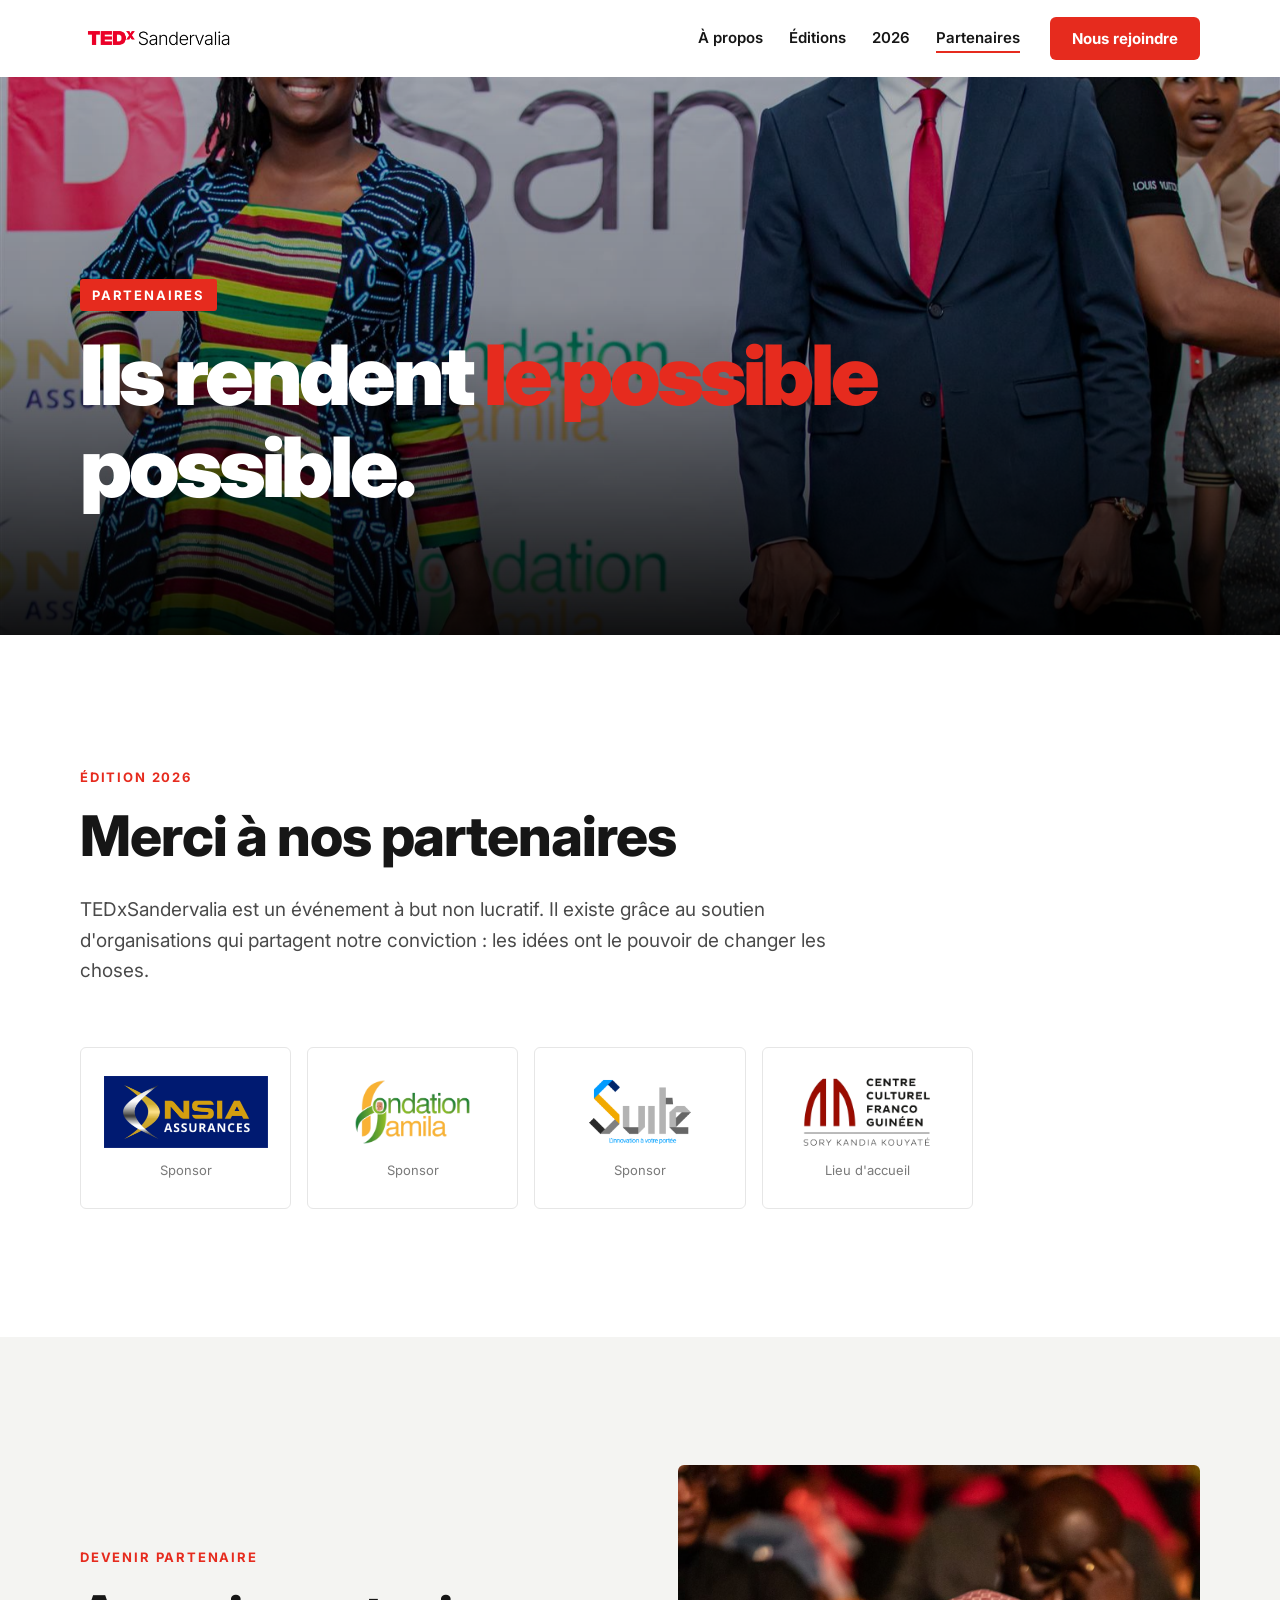
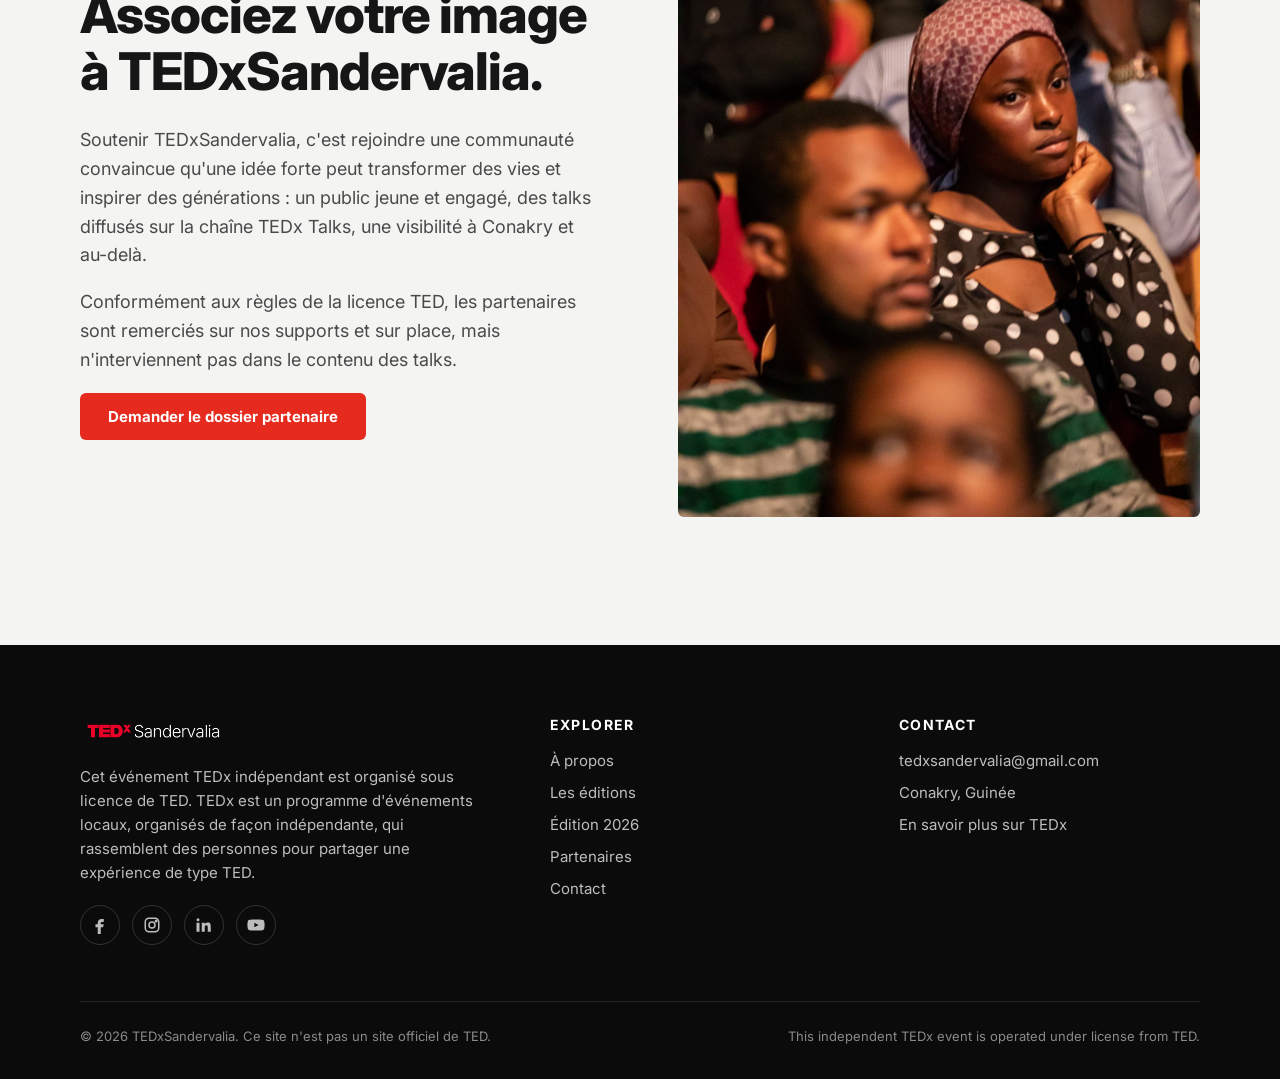
<file: partenaires.html>
<!doctype html>
<html lang="fr">
<head>
  <meta charset="utf-8">
  <meta name="viewport" content="width=device-width, initial-scale=1">
  <title>Partenaires | TEDxSandervalia</title>
  <meta name="description" content="Les partenaires qui rendent TEDxSandervalia possible, et comment soutenir la 5e édition.">
  <meta property="og:title" content="Partenaires | TEDxSandervalia">
  <meta property="og:description" content="Événement TEDx organisé de façon indépendante à Conakry, Guinée.">
  <meta property="og:image" content="assets/img/hero-scene.jpg">
  <meta property="og:type" content="website">
  <link rel="icon" type="image/png" href="assets/img/favicon.png">
  <link rel="preconnect" href="https://fonts.googleapis.com">
  <link rel="preconnect" href="https://fonts.gstatic.com" crossorigin>
  <link href="https://fonts.googleapis.com/css2?family=Inter:wght@400;500;600;700;800;900&display=swap" rel="stylesheet">
  <link rel="stylesheet" href="assets/css/style.css?v=f8400def">
</head>
<body>
  <a class="skip-link" href="#contenu">Aller au contenu</a>


    <header class="site-header">
    <div class="container">
      <a class="brand" href="index.html" aria-label="TEDxSandervalia — accueil">
        <img src="assets/img/logo-black.png" alt="TEDxSandervalia" width="159" height="30">
      </a>
      <button class="nav-toggle" aria-label="Ouvrir le menu" aria-expanded="false" aria-controls="nav"><span></span></button>
      <nav class="nav" id="nav" aria-label="Navigation principale">
        <ul class="nav__list">
          <li><a href="a-propos.html">À propos</a></li>
          <li><a href="editions.html">Éditions</a></li>
          <li><a href="edition-2026.html">2026</a></li>
          <li><a href="partenaires.html" aria-current="page">Partenaires</a></li>
        </ul>
        <a class="btn btn--red" href="contact.html">Nous rejoindre</a>
      </nav>
    </div>
  </header>


  <main id="contenu">
    <section class="hero hero--page">
      <div class="hero__media">
        <img src="assets/img/photocall.jpg" alt="Le mur des partenaires au photocall de TEDxSandervalia 2026" fetchpriority="high" style="object-position:center 30%">
      </div>
      <div class="container hero__content">
        <span class="eyebrow">Partenaires</span>
        <h1>Ils rendent <em>le possible</em> possible.</h1>
      </div>
    </section>

    <section class="section">
      <div class="container">
        <div class="section__head reveal">
          <span class="eyebrow">Édition 2026</span>
          <h2>Merci à nos partenaires</h2>
          <p>TEDxSandervalia est un événement à but non lucratif. Il existe grâce au soutien d'organisations qui partagent notre conviction : les idées ont le pouvoir de changer les choses.</p>
        </div>
        <!-- Logos : assets/img/partenaires/ -->
        <div class="partners reveal">
          <div class="partner"><img src="assets/img/partenaires/nsia-assurances.png" alt="NSIA Assurances" loading="lazy"><span>Sponsor</span></div>
          <div class="partner"><img src="assets/img/partenaires/fondation-jamila.png" alt="Fondation Jamila" loading="lazy"><span>Sponsor</span></div>
          <div class="partner"><img src="assets/img/partenaires/suite.png" alt="SUITE — l'innovation à votre portée" loading="lazy"><span>Sponsor</span></div>
          <div class="partner"><img src="assets/img/partenaires/ccfg.png" alt="Centre Culturel Franco-Guinéen Sory Kandia Kouyaté" loading="lazy"><span>Lieu d'accueil</span></div>
        </div>
      </div>
    </section>

    <section class="section section--grey">
      <div class="container split">
        <div class="reveal">
          <span class="eyebrow">Devenir partenaire</span>
          <h2>Associez votre image à TEDxSandervalia.</h2>
          <p>Soutenir TEDxSandervalia, c'est rejoindre une communauté convaincue qu'une idée forte peut transformer des vies et inspirer des générations : un public jeune et engagé, des talks diffusés sur la chaîne TEDx Talks, une visibilité à Conakry et au-delà.</p>
          <p>Conformément aux règles de la licence TED, les partenaires sont remerciés sur nos supports et sur place, mais n'interviennent pas dans le contenu des talks.</p>
          <a class="btn btn--red" href="contact.html#partenaire">Demander le dossier partenaire</a>
        </div>
        <div class="split__media reveal">
          <img src="assets/img/public-3.jpg" alt="Une spectatrice pendant un talk" loading="lazy">
        </div>
      </div>
    </section>
  </main>

    <footer class="site-footer">
    <div class="container">
      <div class="footer-grid">
        <div class="footer-about">
          <a class="brand brand--light" href="index.html">
            <img src="assets/img/logo-white.png" alt="TEDxSandervalia" width="148" height="28">
          </a>
          <p>Cet événement TEDx indépendant est organisé sous licence de TED. TEDx est un programme d'événements locaux, organisés de façon indépendante, qui rassemblent des personnes pour partager une expérience de type TED.</p>
          <div class="socials">
            <!-- TODO : remplacer les # par les URL réelles des réseaux sociaux -->
            <a href="https://www.facebook.com/TEDxSandervalia/" target="_blank" rel="noopener" aria-label="Facebook"><svg viewBox="0 0 24 24" fill="currentColor"><path d="M14 8h3V4h-3c-2.8 0-5 2.2-5 5v2H6v4h3v9h4v-9h3l1-4h-4V9c0-.6.4-1 1-1z"/></svg></a>
            <a href="https://www.instagram.com/tedxsandervalia/" target="_blank" rel="noopener" aria-label="Instagram"><svg viewBox="0 0 24 24" fill="none" stroke="currentColor" stroke-width="2"><rect x="3" y="3" width="18" height="18" rx="5"/><circle cx="12" cy="12" r="4"/><circle cx="17.5" cy="6.5" r="1" fill="currentColor"/></svg></a>
            <a href="https://www.linkedin.com/in/tedxsandervalia-a0031122a/" target="_blank" rel="noopener" aria-label="LinkedIn"><svg viewBox="0 0 24 24" fill="currentColor"><path d="M4 3a2 2 0 1 1 0 4 2 2 0 0 1 0-4zM2 9h4v12H2zM9 9h4v1.7c.6-1 1.9-2 3.9-2 4 0 4.1 2.7 4.1 6V21h-4v-5.5c0-1.4 0-3.2-2-3.2s-2 1.5-2 3.1V21H9z"/></svg></a>
            <a href="https://www.youtube.com/@tedxsandervalia6282" target="_blank" rel="noopener" aria-label="YouTube"><svg viewBox="0 0 24 24" fill="currentColor"><path d="M23 7.2a3 3 0 0 0-2.1-2.1C19 4.6 12 4.6 12 4.6s-7 0-8.9.5A3 3 0 0 0 1 7.2 31 31 0 0 0 .5 12a31 31 0 0 0 .5 4.8 3 3 0 0 0 2.1 2.1c1.9.5 8.9.5 8.9.5s7 0 8.9-.5a3 3 0 0 0 2.1-2.1 31 31 0 0 0 .5-4.8 31 31 0 0 0-.5-4.8zM9.8 15V9l5.7 3z"/></svg></a>
          </div>
        </div>
        <div>
          <h4>Explorer</h4>
          <ul>
            <li><a href="a-propos.html">À propos</a></li>
            <li><a href="editions.html">Les éditions</a></li>
            <li><a href="edition-2026.html">Édition 2026</a></li>
            <li><a href="partenaires.html">Partenaires</a></li>
            <li><a href="contact.html">Contact</a></li>
          </ul>
        </div>
        <div>
          <h4>Contact</h4>
          <ul>
            <li><a data-email=""></a></li>
            <li>Conakry, Guinée</li>
            <li><a href="https://www.ted.com/tedx" target="_blank" rel="noopener">En savoir plus sur TEDx</a></li>
          </ul>
        </div>
      </div>
      <div class="footer-legal">
        <span>© <span data-year>2026</span> TEDxSandervalia. Ce site n'est pas un site officiel de TED.</span>
        <span>This independent TEDx event is operated under license from TED.</span>
      </div>
    </div>
  </footer>

  <script src="assets/js/main.js?v=503dc7d0" defer></script>
</body>
</html>
</file>
<file: assets/css/style.css>
/* ==========================================================================
   TEDxSandervalia — feuille de style principale
   Rouge TEDx officiel : #E62B1E (charte TED). Typo : Inter.
   ========================================================================== */

:root {
  --red: #e62b1e;
  --red-dark: #b81f14;
  --black: #0b0b0b;
  --ink: #161616;
  --grey-900: #1d1d1d;
  --grey-700: #4a4a4a;
  --grey-500: #7a7a7a;
  --grey-200: #e6e6e6;
  --grey-100: #f4f4f2;
  --white: #ffffff;

  --font: "Inter", system-ui, -apple-system, "Segoe UI", Roboto, sans-serif;
  --max: 1200px;
  --gutter: clamp(16px, 4vw, 40px);
  --radius: 6px;
  --header-h: 76px;
  --ease: cubic-bezier(.2, .7, .2, 1);
}

*, *::before, *::after { box-sizing: border-box; }

html { scroll-behavior: smooth; -webkit-text-size-adjust: 100%; }

body {
  margin: 0;
  font-family: var(--font);
  font-size: 17px;
  line-height: 1.6;
  color: var(--ink);
  background: var(--white);
  -webkit-font-smoothing: antialiased;
}

img { max-width: 100%; display: block; }
a { color: inherit; }
h1, h2, h3, h4 { line-height: 1.1; margin: 0 0 .5em; letter-spacing: -.02em; }
p { margin: 0 0 1em; }

.container { width: 100%; max-width: var(--max); margin: 0 auto; padding: 0 var(--gutter); }

.skip-link {
  position: absolute; left: -9999px; top: 0; z-index: 1000;
  background: var(--red); color: var(--white); padding: 10px 16px;
}
.skip-link:focus { left: 16px; top: 16px; }

:focus-visible { outline: 3px solid var(--red); outline-offset: 3px; }

/* ---------- Boutons ---------- */
.btn {
  display: inline-flex; align-items: center; gap: .5em;
  padding: 14px 26px;
  font: 700 15px/1 var(--font);
  text-decoration: none;
  border-radius: var(--radius);
  border: 2px solid transparent;
  cursor: pointer;
  transition: background .2s, color .2s, border-color .2s, transform .2s var(--ease);
}
.btn:hover { transform: translateY(-2px); }
.btn--red { background: var(--red); color: var(--white); }
.btn--red:hover { background: var(--red-dark); }
.btn--ghost { border-color: currentColor; color: var(--white); }
.btn--ghost:hover { background: var(--white); color: var(--black); border-color: var(--white); }
.btn--dark { background: var(--black); color: var(--white); }
.btn--dark:hover { background: var(--grey-900); }
.btn-row { display: flex; flex-wrap: wrap; gap: 12px; }

.link-arrow {
  font-weight: 700; text-decoration: none; color: var(--red);
  display: inline-flex; gap: .4em; align-items: center;
}
.link-arrow::after { content: "→"; transition: transform .2s var(--ease); }
.link-arrow:hover::after { transform: translateX(4px); }

/* ---------- En-tête ---------- */
.site-header {
  position: sticky; top: 0; z-index: 100;
  background: var(--white);
  border-bottom: 1px solid transparent;
  transition: border-color .2s, box-shadow .2s;
}
.site-header.is-scrolled { border-color: var(--grey-200); box-shadow: 0 4px 20px rgba(0,0,0,.05); }
.site-header .container {
  height: var(--header-h);
  display: flex; align-items: center; justify-content: space-between; gap: 24px;
}

/* Logo TEDxSandervalia (en-tête et pied de page) */
.brand { display: flex; flex-direction: column; align-items: flex-start; text-decoration: none; line-height: 1; }
.brand img { height: 30px; width: auto; max-width: none; }
.brand__tagline { font-size: 9.5px; letter-spacing: .01em; color: var(--grey-900); margin-top: 5px; white-space: nowrap; }
.brand__tagline b { color: var(--red); }
.brand--light .brand__tagline { color: #cfcfcf; }

.nav { display: flex; align-items: center; gap: 30px; }
.nav__list { display: flex; gap: 26px; list-style: none; margin: 0; padding: 0; }
.nav__list a {
  text-decoration: none; font-weight: 600; font-size: 15px; color: var(--ink);
  padding: 6px 0; position: relative;
}
.nav__list a::after {
  content: ""; position: absolute; left: 0; right: 0; bottom: 0; height: 2px;
  background: var(--red); transform: scaleX(0); transform-origin: left; transition: transform .25s var(--ease);
}
.nav__list a:hover::after, .nav__list a[aria-current="page"]::after { transform: scaleX(1); }
.nav .btn { padding: 12px 20px; }

.nav-toggle {
  display: none; background: none; border: 0; padding: 8px; cursor: pointer;
  width: 44px; height: 44px; position: relative;
}
.nav-toggle span, .nav-toggle span::before, .nav-toggle span::after {
  position: absolute; left: 10px; width: 24px; height: 2px; background: var(--ink); content: "";
  transition: transform .25s var(--ease), opacity .2s;
}
.nav-toggle span { top: 21px; }
.nav-toggle span::before { left: 0; top: -7px; }
.nav-toggle span::after { left: 0; top: 7px; }
.nav-open .nav-toggle span { background: transparent; }
.nav-open .nav-toggle span::before { transform: translateY(7px) rotate(45deg); }
.nav-open .nav-toggle span::after { transform: translateY(-7px) rotate(-45deg); }

@media (max-width: 960px) {
  .nav-toggle { display: block; }
  .nav {
    position: fixed; inset: var(--header-h) 0 0 0;
    background: var(--white);
    flex-direction: column; align-items: flex-start; gap: 28px;
    padding: 32px var(--gutter);
    transform: translateX(100%); transition: transform .3s var(--ease);
    overflow-y: auto;
  }
  .nav-open .nav { transform: none; }
  .nav__list { flex-direction: column; gap: 18px; }
  .nav__list a { font-size: 24px; font-weight: 700; }
  .nav-open { overflow: hidden; }
}

/* ---------- Hero ---------- */
.hero {
  position: relative; isolation: isolate;
  min-height: calc(100svh - var(--header-h));
  display: flex; align-items: flex-end;
  color: var(--white); background: var(--black);
  overflow: hidden;
}
.hero__media { position: absolute; inset: 0; z-index: -2; }
.hero__media img { width: 100%; height: 100%; object-fit: cover; transform: scale(1.06); animation: heroZoom 14s var(--ease) forwards; }
@keyframes heroZoom { to { transform: scale(1); } }
.hero::before {
  content: ""; position: absolute; inset: 0; z-index: -1;
  background: linear-gradient(180deg, rgba(0,0,0,.25) 0%, rgba(0,0,0,.35) 40%, rgba(0,0,0,.92) 100%);
}
.hero__content { padding-top: 120px; padding-bottom: clamp(48px, 9vh, 96px); }
.eyebrow {
  display: inline-block; font-size: 13px; font-weight: 700; letter-spacing: .14em; text-transform: uppercase;
  color: var(--red); margin-bottom: 18px;
}
.hero .eyebrow { color: var(--white); background: var(--red); padding: 6px 12px; border-radius: 3px; }
.hero h1 { font-size: clamp(42px, 8vw, 104px); font-weight: 900; letter-spacing: -.04em; max-width: 14ch; }
.hero h1 em { font-style: normal; color: var(--red); }
.hero__lead { font-size: clamp(18px, 2vw, 22px); max-width: 60ch; color: #e9e9e9; margin-bottom: 32px; }
.hero__meta { display: flex; flex-wrap: wrap; gap: 10px 28px; margin-bottom: 32px; font-weight: 600; }
.hero__meta span { display: inline-flex; gap: 8px; align-items: center; }
.hero__meta svg { width: 18px; height: 18px; color: var(--red); flex: none; }

.hero--page { min-height: 62vh; }
.hero--page h1 { font-size: clamp(40px, 6.5vw, 84px); max-width: 18ch; }

/* ---------- Sections ---------- */
.section { padding: clamp(64px, 10vw, 128px) 0; }
.section--dark { background: var(--black); color: var(--white); }
.section--grey { background: var(--grey-100); }
.section--red { background: var(--red); color: var(--white); }
.section__head { max-width: 760px; margin-bottom: clamp(36px, 5vw, 60px); }
.section__head h2 { font-size: clamp(32px, 5vw, 56px); font-weight: 800; }
.section__head p { font-size: 19px; color: var(--grey-700); }
.section--dark .section__head p { color: #bdbdbd; }
.section__head--row { max-width: none; display: flex; justify-content: space-between; align-items: flex-end; gap: 24px; flex-wrap: wrap; }

/* Bandeau « prochaine édition » */
.announce {
  display: grid; grid-template-columns: auto 1fr auto; gap: 28px; align-items: center;
}
.announce__num { font-size: clamp(72px, 12vw, 150px); font-weight: 900; line-height: .85; letter-spacing: -.05em; }
.announce__num sup { font-size: .35em; vertical-align: top; }
.announce h2 { font-size: clamp(26px, 3.5vw, 40px); margin-bottom: .25em; }
.announce p { margin: 0; opacity: .9; font-size: 18px; }
@media (max-width: 760px) { .announce { grid-template-columns: 1fr; gap: 16px; } }

/* Split texte / image */
.split { display: grid; grid-template-columns: 1fr 1fr; gap: clamp(32px, 6vw, 88px); align-items: center; }
.split--reverse .split__media { order: -1; }
.split__media img { width: 100%; height: auto; aspect-ratio: 4/5; object-fit: cover; border-radius: var(--radius); }
.split__media--wide img { aspect-ratio: 3/2; }
.split__media--square img { aspect-ratio: 1/1; }
.split h2 { font-size: clamp(32px, 4.5vw, 52px); font-weight: 800; }
.split p { font-size: 18px; color: var(--grey-700); }
.section--dark .split p { color: #c9c9c9; }
@media (max-width: 860px) { .split { grid-template-columns: 1fr; } .split--reverse .split__media { order: 0; } }

/* Chiffres clés */
.stats { display: grid; grid-template-columns: repeat(4, 1fr); gap: 1px; background: var(--grey-200); border: 1px solid var(--grey-200); }
.stat { background: var(--white); padding: 32px 24px; }
.stat strong { display: block; font-size: clamp(40px, 5vw, 64px); font-weight: 900; color: var(--red); line-height: 1; letter-spacing: -.04em; }
.stat span { display: block; margin-top: 10px; font-weight: 600; color: var(--grey-700); }
@media (max-width: 760px) { .stats { grid-template-columns: repeat(2, 1fr); } }

/* Cartes génériques */
.cards { display: grid; grid-template-columns: repeat(auto-fit, minmax(260px, 1fr)); gap: 24px; }
.card {
  background: var(--white); border: 1px solid var(--grey-200); border-radius: var(--radius);
  padding: 32px; display: flex; flex-direction: column; gap: 12px;
  transition: transform .25s var(--ease), box-shadow .25s;
}
.card:hover { transform: translateY(-4px); box-shadow: 0 18px 40px rgba(0,0,0,.08); }
.card h3 { font-size: 22px; margin: 0; }
.card p { color: var(--grey-700); margin: 0; flex: 1; }
.card__icon { width: 44px; height: 44px; color: var(--red); }
.section--dark .card { background: var(--grey-900); border-color: #2c2c2c; }
.section--dark .card p { color: #bdbdbd; }

/* Éditions */
.edition-feature {
  display: grid; grid-template-columns: 1.1fr 1fr; background: var(--grey-900); border-radius: var(--radius); overflow: hidden;
  text-decoration: none; color: var(--white);
}
.edition-feature__media { position: relative; overflow: hidden; }
.edition-feature__media img { width: 100%; height: 100%; object-fit: cover; min-height: 360px; transition: transform .6s var(--ease); }
.edition-feature:hover .edition-feature__media img { transform: scale(1.04); }
.edition-feature__body { padding: clamp(28px, 4vw, 56px); display: flex; flex-direction: column; justify-content: center; gap: 14px; }
.edition-feature__year { font-size: 14px; font-weight: 700; letter-spacing: .14em; color: var(--red); text-transform: uppercase; }
.edition-feature h3 { font-size: clamp(30px, 4vw, 48px); font-weight: 800; }
.edition-feature p { color: #c9c9c9; }
@media (max-width: 860px) { .edition-feature { grid-template-columns: 1fr; } .edition-feature__media img { min-height: 260px; } }
.editions-note { margin-top: 28px; color: #9a9a9a; font-size: 15px; }

.editions { display: grid; grid-template-columns: repeat(4, 1fr); gap: 20px; }
@media (max-width: 1000px) { .editions { grid-template-columns: repeat(2, 1fr); } }
@media (max-width: 560px) { .editions { grid-template-columns: 1fr; } }
.edition {
  display: flex; flex-direction: column; background: var(--grey-900); border-radius: var(--radius); overflow: hidden;
  text-decoration: none; color: var(--white); transition: transform .25s var(--ease);
}
.edition:hover { transform: translateY(-4px); }
.edition__media { aspect-ratio: 4/3; overflow: hidden; background: #000; }
.edition__media img { width: 100%; height: 100%; object-fit: cover; transition: transform .6s var(--ease); }
.edition:hover .edition__media img { transform: scale(1.05); }
/* Affiche officielle dans une carte : affichée entière sur un fond flouté tiré de l'affiche */
.edition__media--poster { position: relative; background-size: 0 0; } /* image portée par le style en ligne, affichée seulement via ::before */
.edition__media--poster::before { content: ""; position: absolute; inset: -20px; background-image: inherit; background-size: cover; background-position: center; filter: blur(18px) brightness(.55); }
.edition__media--poster img { position: relative; object-fit: contain; }
.edition__body { padding: 22px 22px 26px; display: flex; flex-direction: column; gap: 6px; flex: 1; }
.edition__year { font-size: 13px; font-weight: 700; letter-spacing: .12em; text-transform: uppercase; color: var(--red); }
.edition h3 { font-size: 22px; margin: 0; }
.edition p { font-size: 14px; color: #a9a9a9; margin: 0; }
.edition__more { margin-top: auto; padding-top: 12px; font-weight: 700; font-size: 14px; }
.edition--current { outline: 2px solid var(--red); }

/* Speakers */
.speakers { display: grid; grid-template-columns: repeat(5, 1fr); gap: 24px; }
@media (max-width: 1000px) { .speakers { grid-template-columns: repeat(3, 1fr); } }
@media (max-width: 640px) { .speakers { grid-template-columns: repeat(2, 1fr); gap: 16px; } }
.speaker { text-decoration: none; color: inherit; }
.speaker__photo { position: relative; overflow: hidden; border-radius: var(--radius); background: var(--grey-900); aspect-ratio: 4/5; }
.speaker__photo img { width: 100%; height: 100%; object-fit: cover; filter: grayscale(100%); transition: filter .4s, transform .6s var(--ease); }
.speaker:hover .speaker__photo img, .speaker:focus-within .speaker__photo img { filter: none; transform: scale(1.04); }
.speaker__photo::after {
  content: ""; position: absolute; left: 0; bottom: 0; width: 100%; height: 5px; background: var(--red);
  transform: scaleX(0); transform-origin: left; transition: transform .35s var(--ease);
}
.speaker:hover .speaker__photo::after { transform: scaleX(1); }
.speaker h3 { font-size: 21px; margin: 16px 0 4px; }
.speaker__role { font-size: 14px; color: var(--grey-500); margin: 0 0 8px; }
.speaker__talk { font-size: 15px; font-weight: 600; color: var(--ink); margin: 0; }
.section--dark .speaker__talk { color: var(--white); }
.speaker__talk--tbc { color: var(--grey-500); font-weight: 500; font-style: italic; }

/* Comité d'organisation (page À propos) */
.committee { margin-top: clamp(56px, 8vw, 96px); }
.committee h3.committee__title { font-size: clamp(24px, 3vw, 32px); font-weight: 800; margin: 0 0 8px; }
.committee__intro { font-size: 17px; color: var(--grey-700); margin: 0 0 32px; max-width: 640px; }
.speakers--4 { grid-template-columns: repeat(4, 1fr); }
@media (max-width: 1000px) { .speakers--4 { grid-template-columns: repeat(2, 1fr); } }
.speaker__photo--empty { display: grid; place-items: center; background: var(--grey-200); color: var(--grey-500); }
.speaker__photo--empty svg { width: 38%; height: auto; }
.speaker__photo--empty::after { display: none; }

/* Programme (timeline) */
.timeline { list-style: none; margin: 0; padding: 0; border-left: 2px solid var(--grey-200); }
.timeline li { position: relative; padding: 0 0 28px 32px; display: grid; grid-template-columns: 90px 1fr; gap: 16px; }
.timeline li::before {
  content: ""; position: absolute; left: -8px; top: 6px; width: 14px; height: 14px; border-radius: 50%;
  background: var(--white); border: 3px solid var(--red);
}
.timeline time { font-weight: 800; color: var(--red); font-variant-numeric: tabular-nums; }
.timeline h4 { font-size: 18px; margin: 0 0 2px; }
.timeline p { margin: 0; color: var(--grey-700); font-size: 15px; }
.timeline .is-session::before { background: var(--red); }
.timeline .is-session h4 { text-transform: uppercase; letter-spacing: .06em; font-size: 14px; color: var(--grey-500); }
@media (max-width: 560px) { .timeline li { grid-template-columns: 1fr; gap: 2px; } }

/* Galerie */
/* Galerie en colonnes (masonry) : aucun trou, quel que soit le format des photos */
.gallery { columns: 3 280px; column-gap: 12px; }
.gallery a { position: relative; overflow: hidden; border-radius: 4px; display: block; margin-bottom: 12px; break-inside: avoid; }
.gallery img { width: 100%; height: auto; transition: transform .6s var(--ease); }
.gallery a:hover img { transform: scale(1.04); }
.credit { font-size: 13px; color: var(--grey-500); margin-top: 14px; }

/* Lightbox */
.lightbox {
  position: fixed; inset: 0; z-index: 500; background: rgba(0,0,0,.94);
  display: none; align-items: center; justify-content: center; padding: 24px;
}
.lightbox.is-open { display: flex; }
.lightbox img { max-height: 88vh; max-width: 100%; object-fit: contain; }
.lightbox button {
  position: absolute; background: none; border: 0; color: var(--white); font-size: 40px; cursor: pointer; padding: 12px; line-height: 1;
}
.lightbox__close { top: 12px; right: 16px; }
.lightbox__prev { left: 8px; top: 50%; transform: translateY(-50%); }
.lightbox__next { right: 8px; top: 50%; transform: translateY(-50%); }

/* Vidéos : lecteur YouTube « léger » (miniature, puis lecteur YouTube au clic) */
.yt {
  position: relative; display: block; width: 100%; aspect-ratio: 16/9; border: 0; padding: 0; cursor: pointer;
  border-radius: var(--radius); overflow: hidden; background: #000; color: var(--white);
}
.yt img { position: absolute; inset: 0; width: 100%; height: 100%; object-fit: cover; transition: transform .6s var(--ease), opacity .3s; }
.yt::after { content: ""; position: absolute; inset: 0; background: linear-gradient(180deg, rgba(0,0,0,0) 55%, rgba(0,0,0,.55)); }
.yt__play {
  position: absolute; z-index: 1; left: 50%; top: 50%; transform: translate(-50%, -50%); width: 68px; height: 68px; border-radius: 50%;
  background: var(--red); display: grid; place-items: center; box-shadow: 0 6px 24px rgba(0,0,0,.35); transition: transform .3s var(--ease);
}
.yt__play svg { width: 30px; height: 30px; margin-left: 4px; }
.yt:hover img, .yt:focus-visible img { transform: scale(1.04); }
.yt:hover .yt__play, .yt:focus-visible .yt__play { transform: translate(-50%, -50%) scale(1.08); }
.yt:focus-visible { outline: 3px solid var(--red); outline-offset: 3px; }
.yt iframe { position: absolute; inset: 0; width: 100%; height: 100%; border: 0; }
.yt.is-playing::after { display: none; }
.videos { display: grid; grid-template-columns: repeat(3, 1fr); gap: 32px 24px; }
@media (max-width: 1000px) { .videos { grid-template-columns: repeat(2, 1fr); } }
@media (max-width: 640px) { .videos { grid-template-columns: 1fr; } }
.video h3 { font-size: 19px; margin: 14px 0 4px; }
.video p { margin: 0; font-size: 15px; color: var(--grey-700); }
.section--dark .video p { color: #c9c9c9; }
.video__more { display: inline-block; margin-top: 6px; font-size: 13px; color: var(--grey-500); }

/* Citation */
.quote { max-width: 900px; margin: 0 auto; text-align: center; }
.quote blockquote { margin: 0; font-size: clamp(24px, 3.4vw, 40px); font-weight: 700; line-height: 1.25; letter-spacing: -.02em; }
.quote blockquote::before { content: "«"; display: block; color: var(--red); font-size: 2.4em; line-height: .7; margin-bottom: 12px; }
.quote figcaption { margin-top: 24px; color: var(--grey-500); font-weight: 600; }

/* Partenaires */
.partners { display: grid; grid-template-columns: repeat(auto-fill, minmax(200px, 1fr)); gap: 16px; }
.partner {
  border: 1px solid var(--grey-200); border-radius: var(--radius); padding: 28px 20px; min-height: 130px;
  display: flex; flex-direction: column; align-items: center; justify-content: center; text-align: center; gap: 6px; background: var(--white);
}
.partner strong { font-size: 18px; }
.partner span { font-size: 13px; color: var(--grey-500); }
.partner img { height: 72px; width: auto; max-width: 100%; object-fit: contain; margin-bottom: 6px; }

/* Bandeau de logos (accueil) */
.logo-strip { display: flex; flex-wrap: wrap; align-items: center; justify-content: center; gap: 28px 56px; }
.logo-strip img { height: 56px; width: auto; max-width: 180px; object-fit: contain; filter: grayscale(100%); opacity: .75; transition: filter .3s, opacity .3s; }
.logo-strip a:hover img, .logo-strip img:hover { filter: none; opacity: 1; }
.logo-strip .logo-text { font-weight: 800; font-size: 18px; color: var(--grey-500); letter-spacing: -.01em; transition: color .3s; }
.logo-strip .logo-text:hover { color: var(--ink); }

/* CTA final */
.cta { text-align: center; }
.cta h2 { font-size: clamp(32px, 5vw, 60px); font-weight: 900; max-width: 18ch; margin: 0 auto .4em; }
.cta p { font-size: 19px; max-width: 56ch; margin: 0 auto 32px; opacity: .92; }
.cta .btn-row { justify-content: center; }
.section--red .btn--ghost:hover { color: var(--red); }

/* Prose (À propos) */
.prose { max-width: 760px; }
.prose h2 { font-size: clamp(28px, 3.6vw, 40px); margin-top: 1.6em; }
.prose p, .prose li { font-size: 18px; color: var(--grey-700); }
.prose blockquote { border-left: 4px solid var(--red); margin: 1.5em 0; padding: .2em 0 .2em 1.2em; font-size: 20px; font-style: italic; color: var(--ink); }

/* Formulaire de contact */
.form { display: grid; gap: 18px; max-width: 720px; }
.form__row { display: grid; grid-template-columns: 1fr 1fr; gap: 18px; }
@media (max-width: 640px) { .form__row { grid-template-columns: 1fr; } }
.form label { display: block; font-weight: 600; font-size: 14px; margin-bottom: 6px; }
.form input, .form select, .form textarea {
  width: 100%; font: inherit; font-size: 16px; padding: 13px 14px;
  border: 1.5px solid var(--grey-200); border-radius: var(--radius); background: var(--white); color: var(--ink);
}
.form input:focus, .form select:focus, .form textarea:focus { outline: none; border-color: var(--red); }
.form textarea { min-height: 160px; resize: vertical; }
.form__note { font-size: 14px; color: var(--grey-500); }

/* ---------- Pied de page ---------- */
.site-footer { background: var(--black); color: #bdbdbd; padding: 72px 0 32px; font-size: 15px; }
.footer-grid { display: grid; grid-template-columns: 1.4fr 1fr 1fr; gap: 48px; }
.footer-grid h4 { color: var(--white); font-size: 14px; letter-spacing: .1em; text-transform: uppercase; margin-bottom: 16px; }
.footer-grid ul { list-style: none; margin: 0; padding: 0; display: grid; gap: 8px; }
.footer-grid a { text-decoration: none; }
.footer-grid a:hover { color: var(--white); }
.footer-about .brand img { height: 28px; }
.footer-about p { margin-top: 20px; max-width: 46ch; }
.socials { display: flex; gap: 12px; margin-top: 20px; }
.socials a {
  width: 40px; height: 40px; border: 1px solid #333; border-radius: 50%;
  display: inline-flex; align-items: center; justify-content: center; transition: background .2s, border-color .2s;
}
.socials a:hover { background: var(--red); border-color: var(--red); color: var(--white); }
.socials svg { width: 18px; height: 18px; }
.footer-legal {
  border-top: 1px solid #262626; margin-top: 56px; padding-top: 24px;
  display: flex; justify-content: space-between; gap: 16px; flex-wrap: wrap; font-size: 13px; color: #8a8a8a;
}
.footer-legal a { color: #bdbdbd; }
@media (max-width: 860px) { .footer-grid { grid-template-columns: 1fr; gap: 36px; } }

/* ---------- Animations d'apparition ---------- */
.reveal { opacity: 0; transform: translateY(24px); transition: opacity .8s var(--ease), transform .8s var(--ease); }
.reveal.is-visible { opacity: 1; transform: none; }

@media (prefers-reduced-motion: reduce) {
  html { scroll-behavior: auto; }
  *, *::before, *::after { animation: none !important; transition: none !important; }
  .reveal { opacity: 1; transform: none; }
}

/* Liste dépliable des talks (page Éditions) */
.talks { margin-top: 24px; border-top: 1px solid var(--grey-200); }
.talks summary { cursor: pointer; list-style: none; padding: 14px 0; font-weight: 700; color: var(--ink); display: flex; align-items: center; gap: 10px; }
.talks summary::-webkit-details-marker { display: none; }
.talks summary::before { content: "+"; display: inline-grid; place-items: center; width: 24px; height: 24px; border-radius: 50%; background: var(--red); color: var(--white); font-weight: 700; line-height: 1; flex: none; }
.talks[open] summary::before { content: "–"; }
.talks summary:hover { color: var(--red); }
.talks ul { list-style: none; margin: 0 0 8px; padding: 0; }
.talks li { padding: 10px 0; border-top: 1px solid var(--grey-200); font-size: 16px; color: var(--grey-700); line-height: 1.45; }
.talks li strong { display: block; color: var(--ink); font-size: 16px; }

/* Affiches par édition (page Éditions) : vignettes entières, sans recadrage */
.posters { margin-top: calc(32px - clamp(48px, 7vw, 96px)); } /* rapproche la grille de son édition (gap du conteneur) */
.posters__title { font-size: 13px; font-weight: 700; letter-spacing: .12em; text-transform: uppercase; color: var(--grey-500); margin: 0 0 14px; }
.posters__grid { display: grid; grid-template-columns: repeat(auto-fill, minmax(120px, 160px)); gap: 12px; align-items: start; }
.posters__grid img { width: 100%; height: auto; max-width: 206px; border-radius: 4px; border: 1px solid var(--grey-200); background: var(--grey-100); }
.posters__main { margin: 0; }
.posters__main img { border: 2px solid var(--red); }
.posters__main figcaption { font-size: 12px; font-weight: 600; color: var(--red); margin-top: 6px; }

/* Affiche officielle à la place de la photo d'édition : affichée entière, sans recadrage */
.split__media--poster { display: flex; justify-content: center; }
.split__media--poster img { width: auto; max-width: 100%; height: auto; max-height: 620px; aspect-ratio: auto; object-fit: contain; box-shadow: 0 10px 30px rgba(0,0,0,.12); }
</file>
